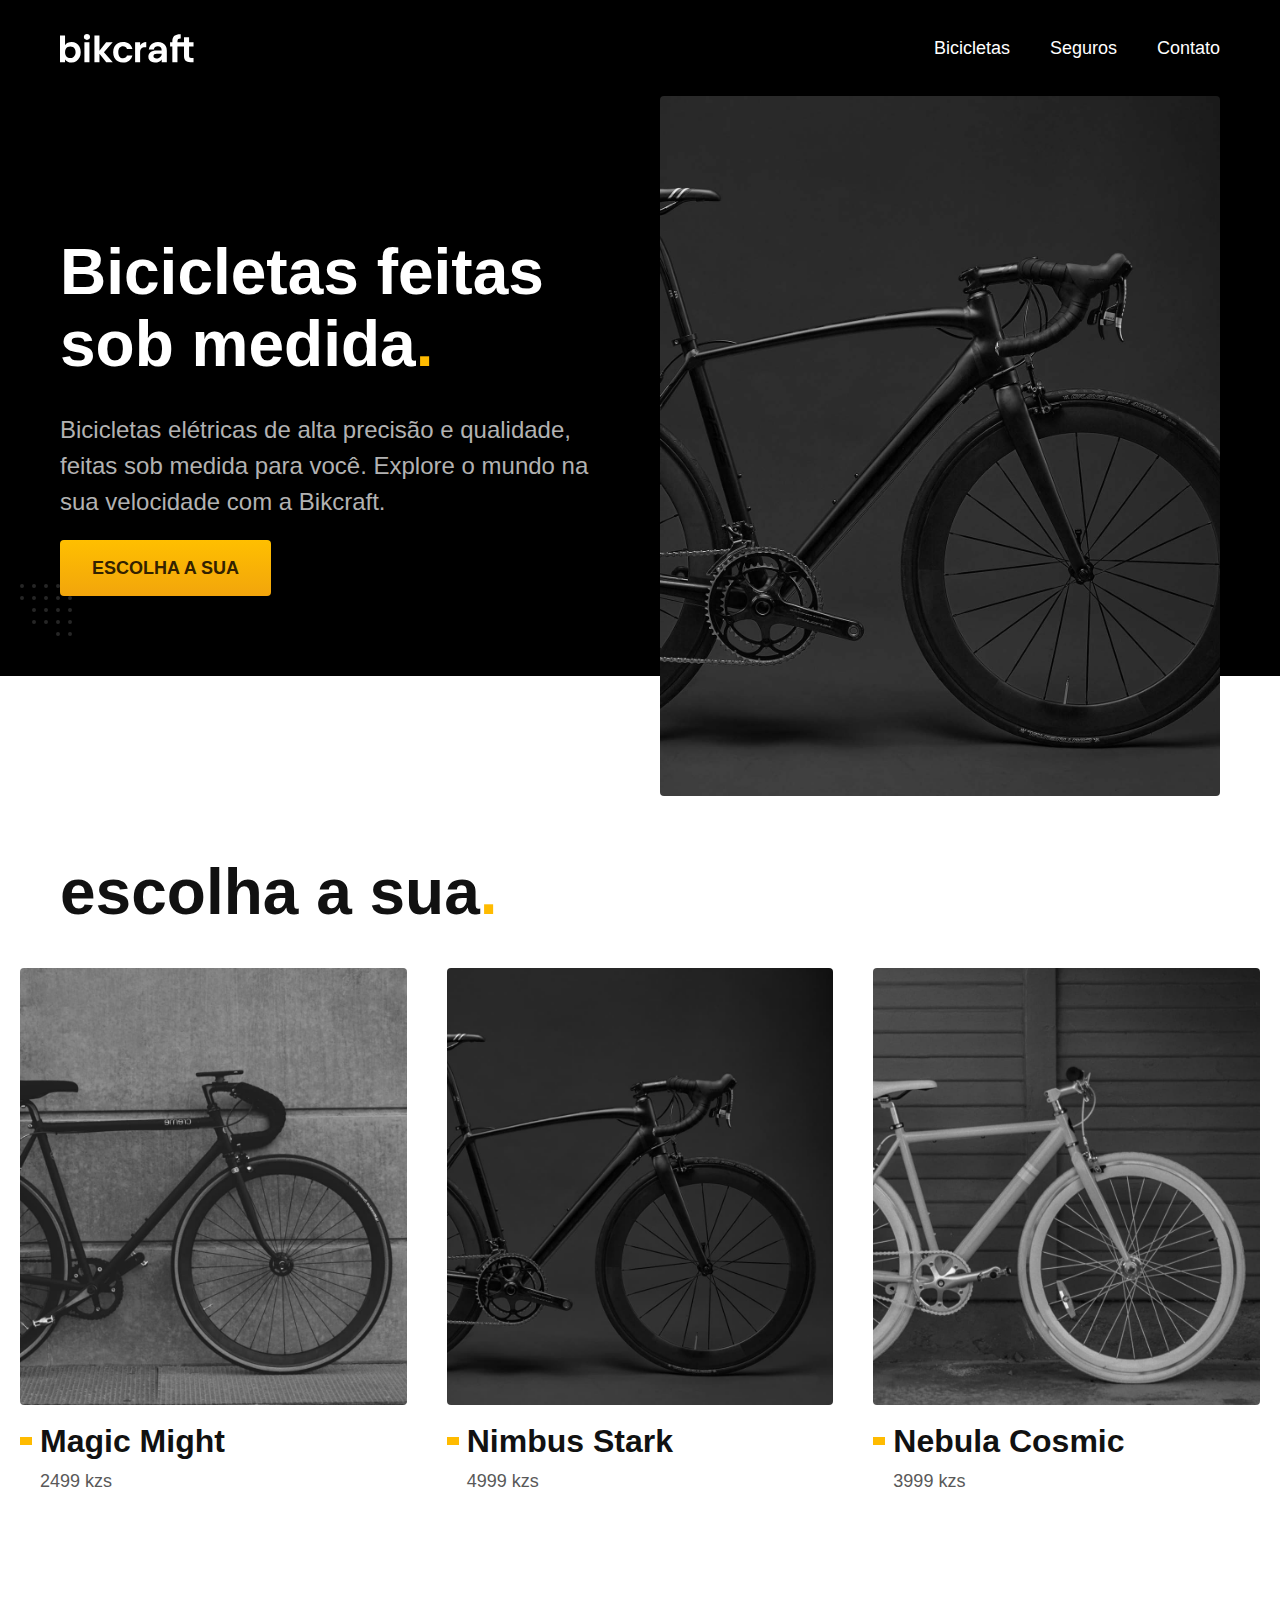
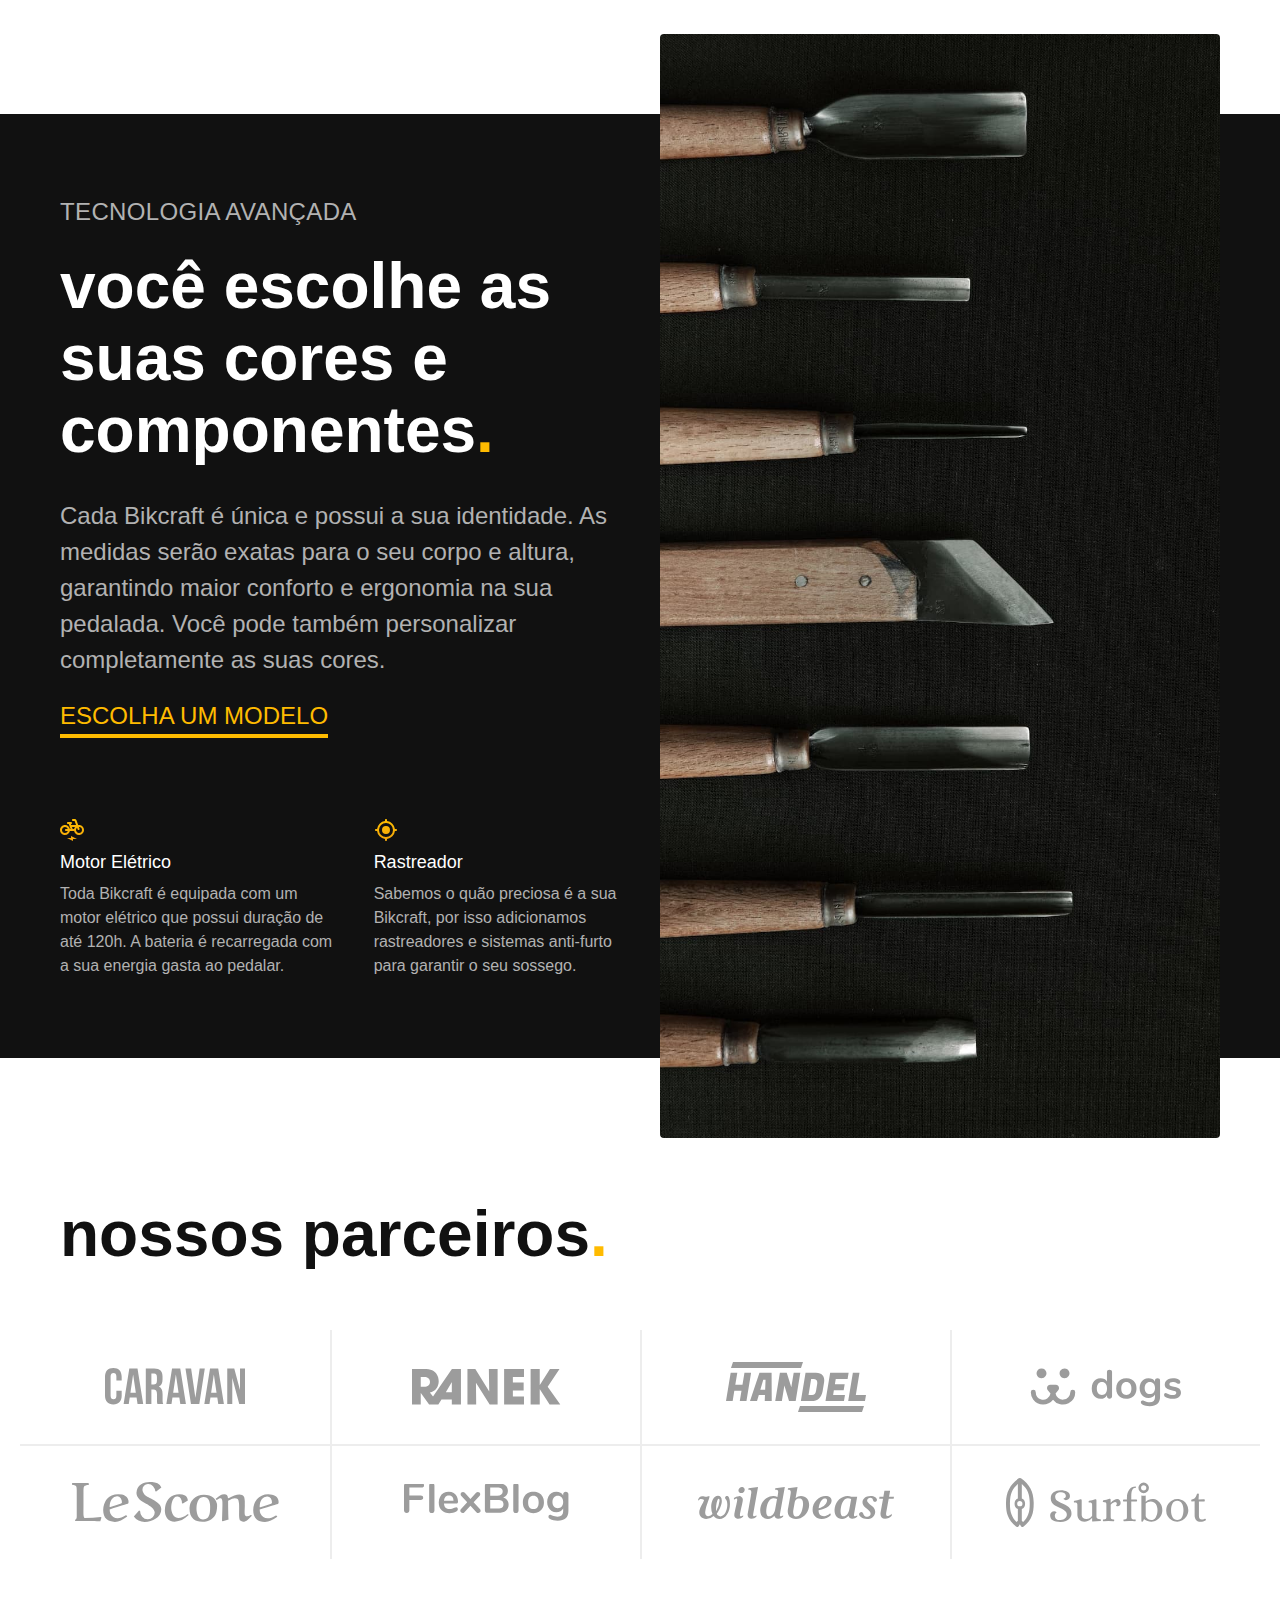
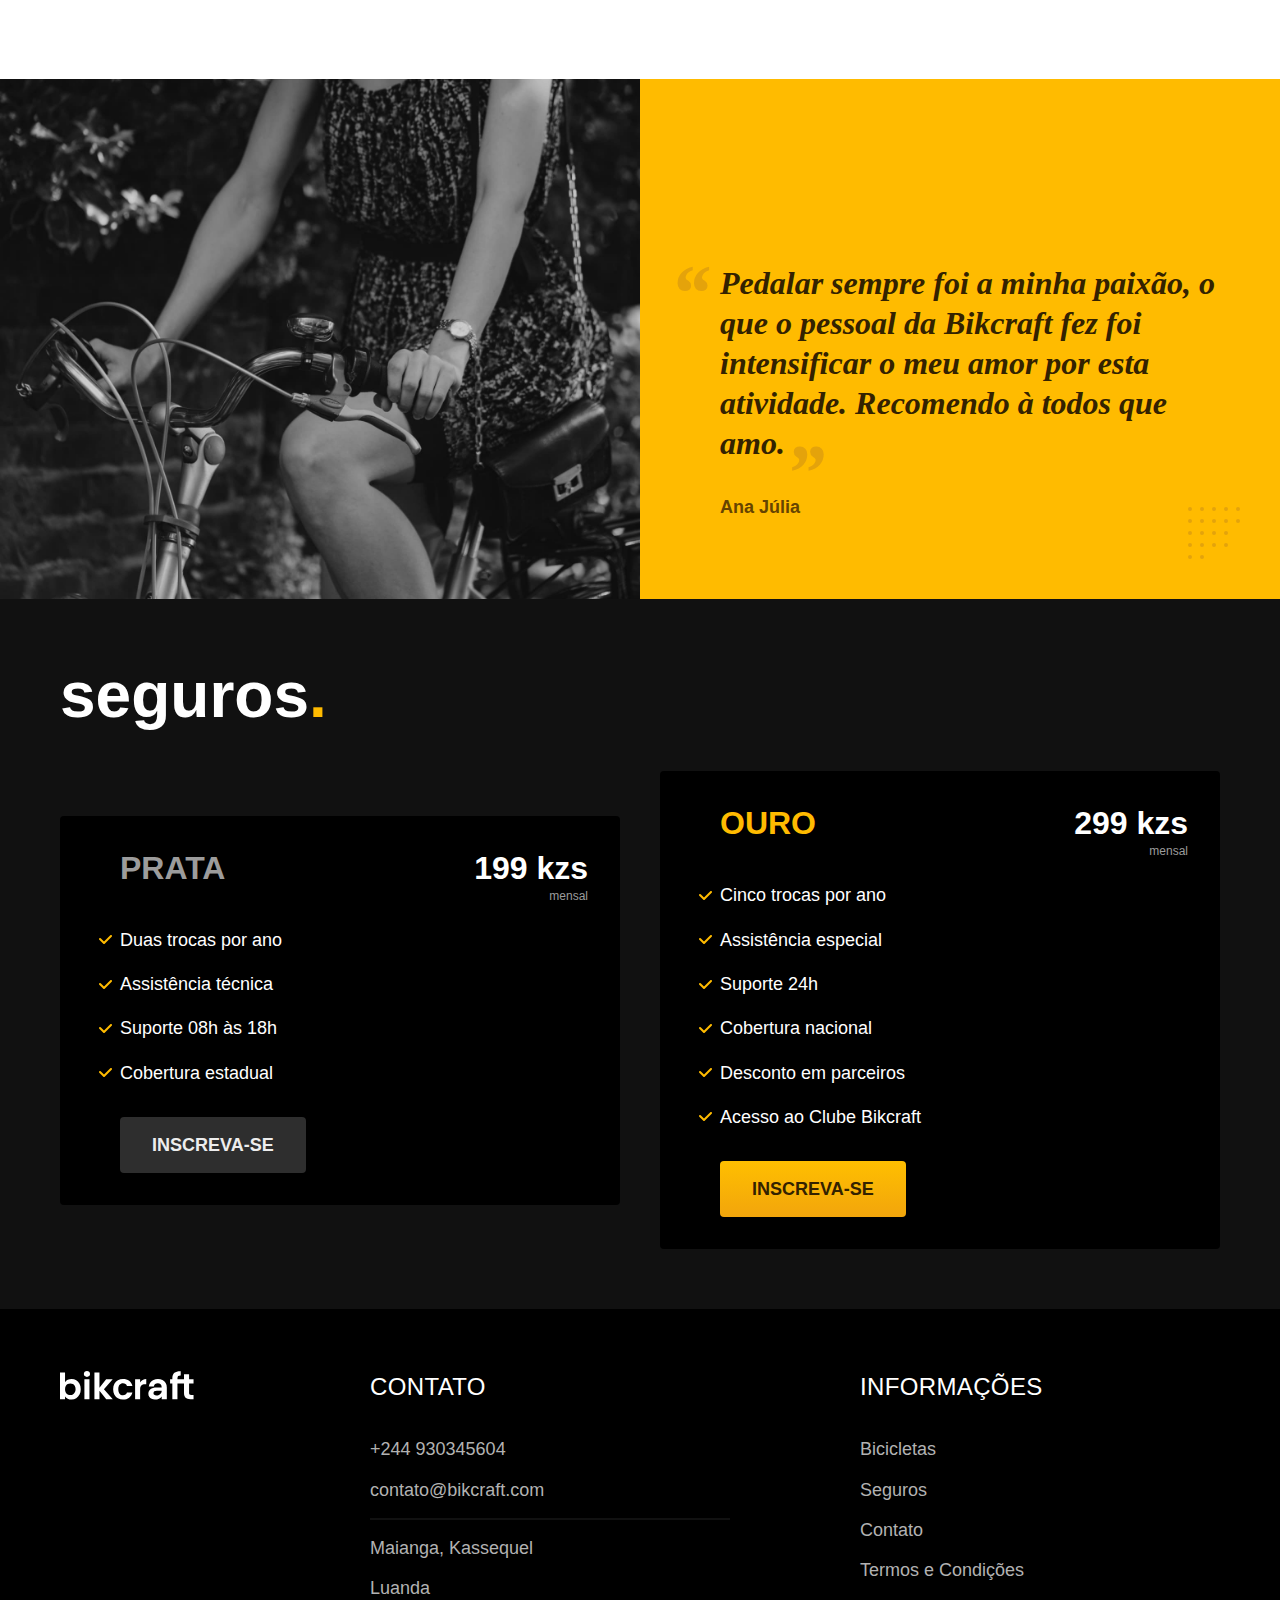
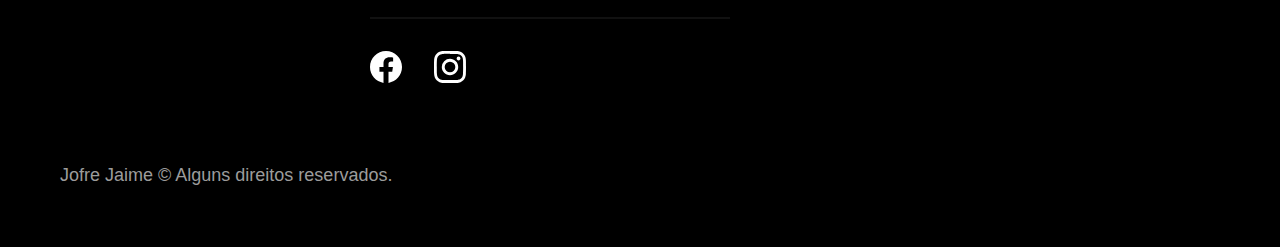
<file: index.html>
<!DOCTYPE html>
<html lang="pt-br">
  <head>
    <meta charset="UTF-8" />
    <meta name="viewport" content="width=device-width, initial-scale=1.0" />

    <title>Bikcraft - Bicicletas Elétricas</title>
    <meta
      name="description"
      content="Bicicletas elétricas de alta precisão e qualidade, feitas sob medida para o cliente. Explore o mundo na sua velocidade com a Bikcraft."
    />

    <link rel="preload" href="./css/style.css" as="style" />
    <link rel="stylesheet" href="./css/style.css" />
  </head>

  <body>
    <header class="header-bg">
      <div class="header container">
        <a href="./">
          <img
            src="./img/bikcraft.svg"
            width="136"
            height="32"
            alt="Bikcraft"
          />
        </a>

        <nav aria-label="primaria">
          <ul class="header-menu font-1-m cor-0">
            <li><a href="./bicicletas.html">Bicicletas</a></li>
            <li><a href="./seguros.html">Seguros</a></li>
            <li><a href="./contato.html">Contato</a></li>
          </ul>
        </nav>
      </div>
    </header>

    <main class="introducao-bg">
      <div class="introducao container">
        <div class="introducao-conteudo">
          <h1 class="font-1-xxl cor-0">
            Bicicletas feitas sob medida<span class="cor-p1">.</span>
          </h1>
          <p class="font-2-l cor-5">
            Bicicletas elétricas de alta precisão e qualidade, feitas sob medida
            para você. Explore o mundo na sua velocidade com a Bikcraft.
          </p>
          <a class="botao" href="./bicicletas.html">Escolha a sua</a>
        </div>
        <picture>
          <source
            media="(max-width: 800px)"
            srcset="./img/bicicletas/nimbus.jpg"
          />
          <img
            src="./img/fotos/introducao.jpg"
            width="1280"
            height="1600"
            alt="Bicicleta elétrica preta."
          />
        </picture>
      </div>
    </main>

    <article class="bicicletas-lista">
      <h2 class="container font-1-xxl">
        escolha a sua<span class="cor-p1">.</span>
      </h2>

      <ul>
        <li>
          <a href="./bicicletas/magic.html">
            <img
              src="./img/bicicletas/magic-home.jpg"
              alt="Bicicleta preta"
              width="920"
              height="1040"
            />
            <h3 class="font-1-xl">Magic Might</h3>
            <span class="font-2-m cor-8">2499 kzs</span>
          </a>
        </li>
        <li>
          <a href="./bicicletas/nimbus.html">
            <img
              src="./img/bicicletas/nimbus-home.jpg"
              alt="Bicicleta preta"
              width="920"
              height="1040"
            />
            <h3 class="font-1-xl">Nimbus Stark</h3>
            <span class="font-2-m cor-8">4999 kzs</span>
          </a>
        </li>
        <li>
          <a href="./bicicletas/nebula.html">
            <img
              src="./img/bicicletas/nebula-home.jpg"
              alt="Bicicleta preta"
              width="920"
              height="1040"
            />
            <h3 class="font-1-xl">Nebula Cosmic</h3>
            <span class="font-2-m cor-8">3999 kzs</span>
          </a>
        </li>
      </ul>
    </article>

    <article class="tecnologia-bg">
      <div class="tecnologia container">
        <div class="tecnologia-conteudo">
          <span class="font-2-l-b cor-5">Tecnologia Avançada</span>
          <h2 class="font-1-xxl cor-0">
            você escolhe as suas cores e componentes<span class="cor-p1"
              >.</span
            >
          </h2>
          <p class="font-2-l cor-5">
            Cada Bikcraft é única e possui a sua identidade. As medidas serão
            exatas para o seu corpo e altura, garantindo maior conforto e
            ergonomia na sua pedalada. Você pode também personalizar
            completamente as suas cores.
          </p>
          <a class="link" href="./bicicletas.html">Escolha um modelo</a>
          <div class="tecnologia-vantagens">
            <div>
              <img
                src="./img/icones/eletrica.svg"
                width="24"
                height="24"
                alt=""
              />
              <h3 class="font-1-m cor-0">Motor Elétrico</h3>
              <p class="font-2-s cor-5">
                Toda Bikcraft é equipada com um motor elétrico que possui
                duração de até 120h. A bateria é recarregada com a sua energia
                gasta ao pedalar.
              </p>
            </div>
            <div>
              <img
                src="./img/icones/rastreador.svg"
                width="24"
                height="24"
                alt=""
              />
              <h3 class="font-1-m cor-0">Rastreador</h3>
              <p class="font-2-s cor-5">
                Sabemos o quão preciosa é a sua Bikcraft, por isso adicionamos
                rastreadores e sistemas anti-furto para garantir o seu sossego.
              </p>
            </div>
          </div>
        </div>
        <div class="tecnologia-imagem">
          <img
            src="./img/fotos/tecnologia.jpg"
            width="1200"
            height="1920"
            alt=""
          />
        </div>
      </div>
    </article>

    <section class="parceiros" aria-label="Nossos Parceiros">
      <h2 class="container font-1-xxl">
        nossos parceiros<span class="cor-p1">.</span>
      </h2>

      <ul>
        <li>
          <img
            src="./img/parceiros/caravan.svg"
            alt="Caravan"
            width="140"
            height="38"
          />
        </li>
        <li>
          <img
            src="./img/parceiros/ranek.svg"
            alt="Ranek"
            width="149"
            height="36"
          />
        </li>
        <li>
          <img
            src="./img/parceiros/handel.svg"
            alt="Handel"
            width="140"
            height="50"
          />
        </li>
        <li>
          <img
            src="./img/parceiros/dogs.svg"
            alt="Dogs"
            width="152"
            height="39"
          />
        </li>
        <li>
          <img
            src="./img/parceiros/lescone.svg"
            alt="LeScone"
            width="208"
            height="41"
          />
        </li>
        <li>
          <img
            src="./img/parceiros/flexblog.svg"
            alt="FlexBlog"
            width="165"
            height="38"
          />
        </li>
        <li>
          <img
            src="./img/parceiros/wildbeast.svg"
            alt="Wildbeast"
            width="196"
            height="34"
          />
        </li>
        <li>
          <img
            src="./img/parceiros/surfbot.svg"
            alt="Surfbot"
            width="200"
            height="49"
          />
        </li>
      </ul>
    </section>

    <section class="depoimento" aria-label="Depoimento">
      <div>
        <img
          src="./img/fotos/depoimento.jpg"
          width="1560"
          height="1360"
          alt="Pessoa pedalando uma bicicleta Bikcraft"
        />
      </div>
      <div class="depoimento-conteudo">
        <blockquote class="font-1-xl cor-p5">
          <p>
            Pedalar sempre foi a minha paixão, o que o pessoal da Bikcraft fez
            foi intensificar o meu amor por esta atividade. Recomendo à todos
            que amo.
          </p>
        </blockquote>
        <span class="font-1-m-b cor-p4">Ana Júlia</span>
      </div>
    </section>

    <article class="seguros-bg">
      <div class="seguros container">
        <h2 class="font-1-xxl cor-0">seguros<span class="cor-p1">.</span></h2>
        <div class="seguros-item">
          <h3 class="font-1-xl cor-6">PRATA</h3>
          <span class="font-1-xl cor-0"
            >199 kzs<span class="font-1-xs cor-6">mensal</span></span
          >
          <ul class="font-2-m cor-0">
            <li>Duas trocas por ano</li>
            <li>Assistência técnica</li>
            <li>Suporte 08h às 18h</li>
            <li>Cobertura estadual</li>
          </ul>
          <a class="botao secundario" href="./orcamento.html">Inscreva-se</a>
        </div>

        <div class="seguros-item">
          <h3 class="font-1-xl cor-p1">OURO</h3>
          <span class="font-1-xl cor-0"
            >299 kzs<span class="font-1-xs cor-6">mensal</span></span
          >
          <ul class="font-2-m cor-0">
            <li>Cinco trocas por ano</li>
            <li>Assistência especial</li>
            <li>Suporte 24h</li>
            <li>Cobertura nacional</li>
            <li>Desconto em parceiros</li>
            <li>Acesso ao Clube Bikcraft</li>
          </ul>
          <a class="botao" href="./orcamento.html">Inscreva-se</a>
        </div>
      </div>
    </article>

    <footer class="footer-bg">
      <div class="footer container">
        <img src="./img/bikcraft.svg" width="136" height="32" alt="Bikcraft" />
        <div class="footer-contato">
          <h3 class="font-2-l-b cor-0">Contato</h3>
          <ul class="font-2-m cor-5">
            <li><a href="tel:+244930345604">+244 930345604</a></li>
            <li>
              <a href="mailto:jofredenovais@gmail.com">contato@bikcraft.com</a>
            </li>
            <li>Maianga, Kassequel</li>
            <li>Luanda</li>
          </ul>
          <div class="footer-redes">
            <a href="https://fb.me/jofredenovais">
              <img
                src="./img/redes/facebook.svg"
                width="32"
                height="32"
                alt="Facebook"
              />
            </a>
            <a href="https://instagram.com/jofredenovais">
              <img
                src="./img/redes/instagram.svg"
                width="32"
                height="32"
                alt="Youtube"
              />
            </a>
          </div>
        </div>
        <div class="footer-informacoes">
          <h3 class="font-2-l-b cor-0">Informações</h3>
          <nav>
            <ul class="font-1-m cor-5">
              <li><a href="./bicicletas.html">Bicicletas</a></li>
              <li><a href="./seguros.html">Seguros</a></li>
              <li><a href="./contato.html">Contato</a></li>
              <li><a href="./termos.html">Termos e Condições</a></li>
            </ul>
          </nav>
        </div>
        <p class="footer-copy font-2-m cor-6">
          Jofre Jaime © Alguns direitos reservados.
        </p>
      </div>
    </footer>
  </body>
</html>
</file>
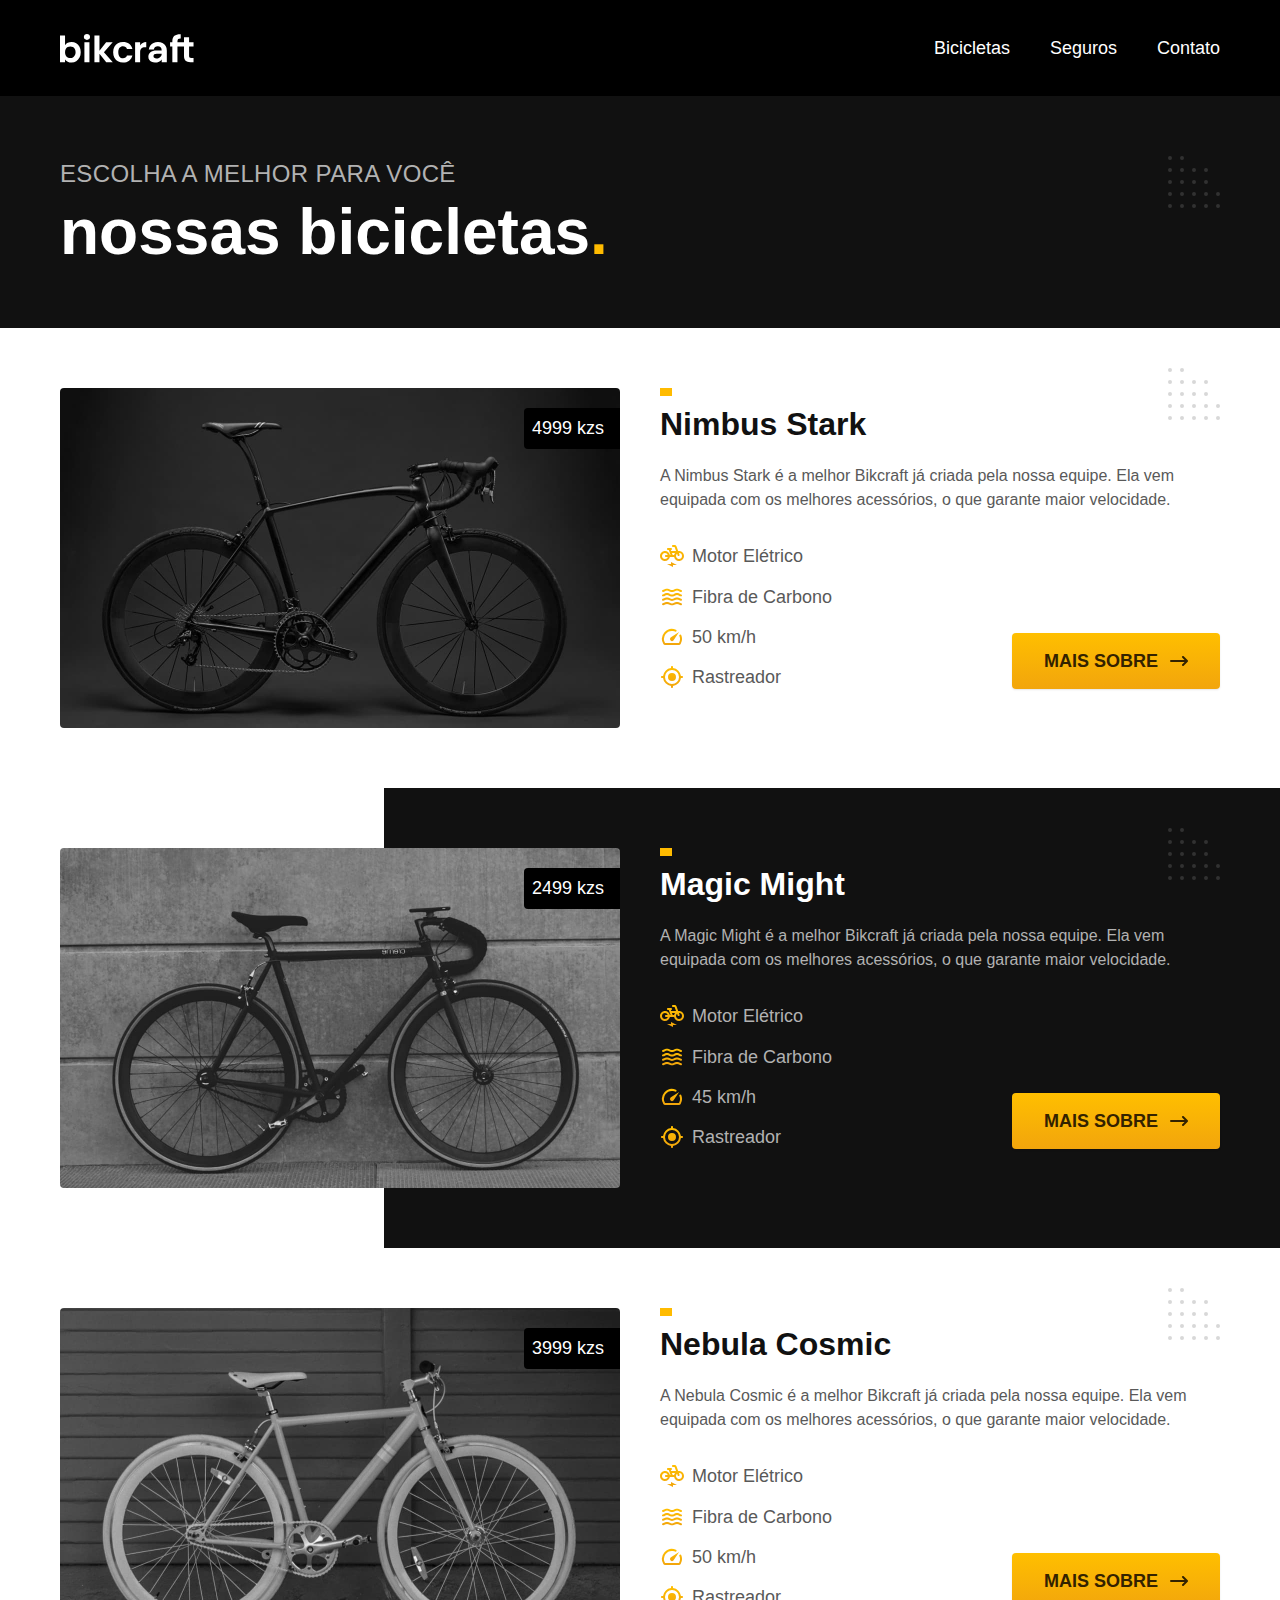
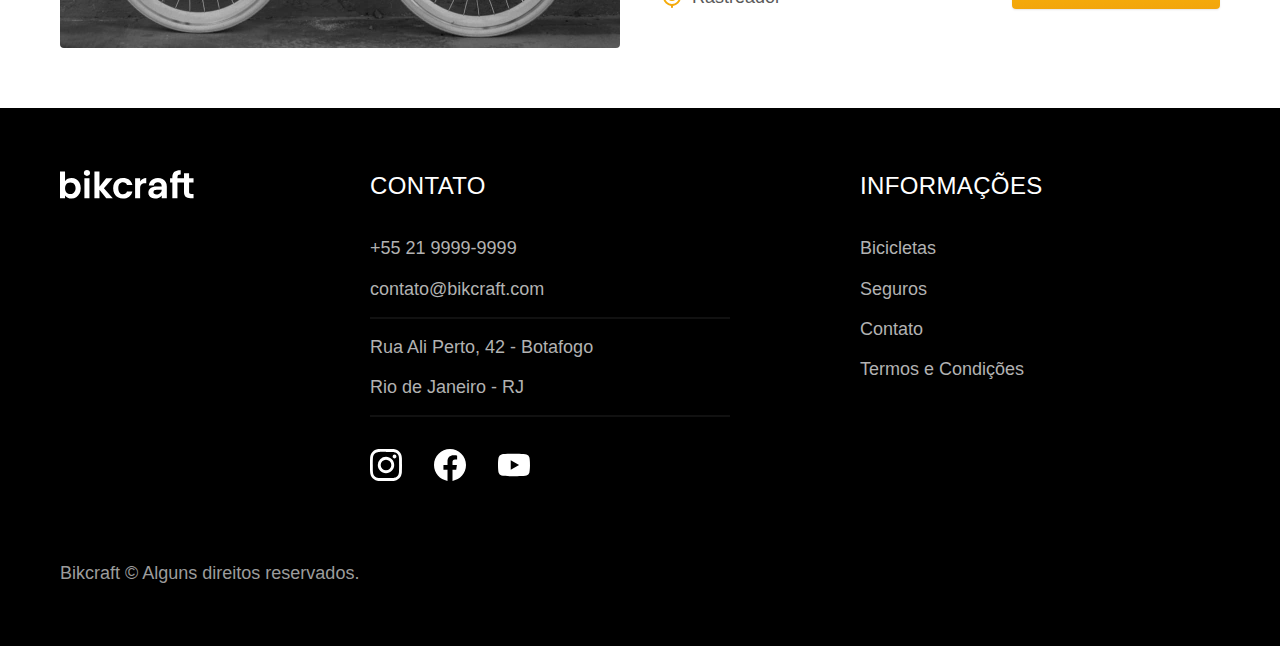
<file: bicicletas.html>
<!DOCTYPE html>
<html lang="pt-br">
  <head>
    <meta charset="UTF-8" />
    <meta name="viewport" content="width=device-width, initial-scale=1.0" />

    <title>Bicicletas | Bikcraft</title>
    <meta name="description" content="Bicicletas" />

    <link rel="preload" href="./css/style.css" as="style" />
    <link rel="stylesheet" href="./css/style.css" />
  </head>

  <body id="bicicletas">
    <header class="header-bg">
      <div class="header container">
        <a href="./">
          <img src="./img/bikcraft.svg" alt="Bikcraft" />
        </a>

        <nav aria-label="primaria">
          <ul class="header-menu font-1-m cor-0">
            <li><a href="./bicicletas.html">Bicicletas</a></li>
            <li><a href="./seguros.html">Seguros</a></li>
            <li><a href="./contato.html">Contato</a></li>
          </ul>
        </nav>
      </div>
    </header>

    <main>
      <div class="titulo-bg">
        <div class="titulo container">
          <p class="font-2-l-b cor-5">Escolha a melhor para você</p>
          <h1 class="font-1-xxl cor-0">
            nossas bicicletas<span class="cor-p1">.</span>
          </h1>
        </div>
      </div>

      <div class="bicicletas container">
        <div class="bicicletas-imagem">
          <img src="./img/bicicletas/nimbus.jpg" alt="Bicicleta preta" />
          <span class="font-2-m cor-0">4999 kzs</span>
        </div>
        <div class="bicicletas-conteudo">
          <h2 class="font-1-xl">Nimbus Stark</h2>
          <p class="font-2-s cor-8">
            A Nimbus Stark é a melhor Bikcraft já criada pela nossa equipe. Ela
            vem equipada com os melhores acessórios, o que garante maior
            velocidade.
          </p>
          <ul class="font-1-m cor-8">
            <li>
              <img src="./img/icones/eletrica.svg" alt="" />
              Motor Elétrico
            </li>
            <li>
              <img src="./img/icones/carbono.svg" alt="" />
              Fibra de Carbono
            </li>
            <li>
              <img src="./img/icones/velocidade.svg" alt="" />
              50 km/h
            </li>
            <li>
              <img src="./img/icones/rastreador.svg" alt="" />
              Rastreador
            </li>
          </ul>
          <a class="botao seta" href="./bicicletas/nimbus.html">Mais Sobre</a>
        </div>
      </div>

      <div class="bicicletas-bg">
        <div class="bicicletas container">
          <div class="bicicletas-imagem">
            <img src="./img/bicicletas/magic.jpg" alt="Bicicleta preta" />
            <span class="font-2-m cor-0">2499 kzs</span>
          </div>
          <div class="bicicletas-conteudo">
            <h2 class="font-1-xl cor-0">Magic Might</h2>
            <p class="font-2-s cor-5">
              A Magic Might é a melhor Bikcraft já criada pela nossa equipe. Ela
              vem equipada com os melhores acessórios, o que garante maior
              velocidade.
            </p>
            <ul class="font-1-m cor-5">
              <li>
                <img src="./img/icones/eletrica.svg" alt="" />
                Motor Elétrico
              </li>
              <li>
                <img src="./img/icones/carbono.svg" alt="" />
                Fibra de Carbono
              </li>
              <li>
                <img src="./img/icones/velocidade.svg" alt="" />
                45 km/h
              </li>
              <li>
                <img src="./img/icones/rastreador.svg" alt="" />
                Rastreador
              </li>
            </ul>
            <a class="botao seta" href="./bicicletas/magic.html">Mais Sobre</a>
          </div>
        </div>
      </div>

      <div class="bicicletas container">
        <div class="bicicletas-imagem">
          <img src="./img/bicicletas/nebula.jpg" alt="Bicicleta preta" />
          <span class="font-2-m cor-0">3999 kzs</span>
        </div>
        <div class="bicicletas-conteudo">
          <h2 class="font-1-xl">Nebula Cosmic</h2>
          <p class="font-2-s cor-8">
            A Nebula Cosmic é a melhor Bikcraft já criada pela nossa equipe. Ela
            vem equipada com os melhores acessórios, o que garante maior
            velocidade.
          </p>
          <ul class="font-1-m cor-8">
            <li>
              <img src="./img/icones/eletrica.svg" alt="" />
              Motor Elétrico
            </li>
            <li>
              <img src="./img/icones/carbono.svg" alt="" />
              Fibra de Carbono
            </li>
            <li>
              <img src="./img/icones/velocidade.svg" alt="" />
              50 km/h
            </li>
            <li>
              <img src="./img/icones/rastreador.svg" alt="" />
              Rastreador
            </li>
          </ul>
          <a class="botao seta" href="./bicicletas/nebula.html">Mais Sobre</a>
        </div>
      </div>
    </main>

    <footer class="footer-bg">
      <div class="footer container">
        <img src="./img/bikcraft.svg" alt="Bikcraft" />
        <div class="footer-contato">
          <h3 class="font-2-l-b cor-0">Contato</h3>
          <ul class="font-2-m cor-5">
            <li><a href="tel:+552199999999">+55 21 9999-9999</a></li>
            <li>
              <a href="mailto:contato@bikcraft.com">contato@bikcraft.com</a>
            </li>
            <li>Rua Ali Perto, 42 - Botafogo</li>
            <li>Rio de Janeiro - RJ</li>
          </ul>
          <div class="footer-redes">
            <a href="./">
              <img src="./img/redes/instagram.svg" alt="Instagram" />
            </a>
            <a href="./">
              <img src="./img/redes/facebook.svg" alt="Facebook" />
            </a>
            <a href="./">
              <img src="./img/redes/youtube.svg" alt="Youtube" />
            </a>
          </div>
        </div>
        <div class="footer-informacoes">
          <h3 class="font-2-l-b cor-0">Informações</h3>
          <nav>
            <ul class="font-1-m cor-5">
              <li><a href="./bicicletas.html">Bicicletas</a></li>
              <li><a href="./seguros.html">Seguros</a></li>
              <li><a href="./contato.html">Contato</a></li>
              <li><a href="./termos.html">Termos e Condições</a></li>
            </ul>
          </nav>
        </div>
        <p class="footer-copy font-2-m cor-6">
          Bikcraft © Alguns direitos reservados.
        </p>
      </div>
    </footer>
  </body>
</html>
</file>
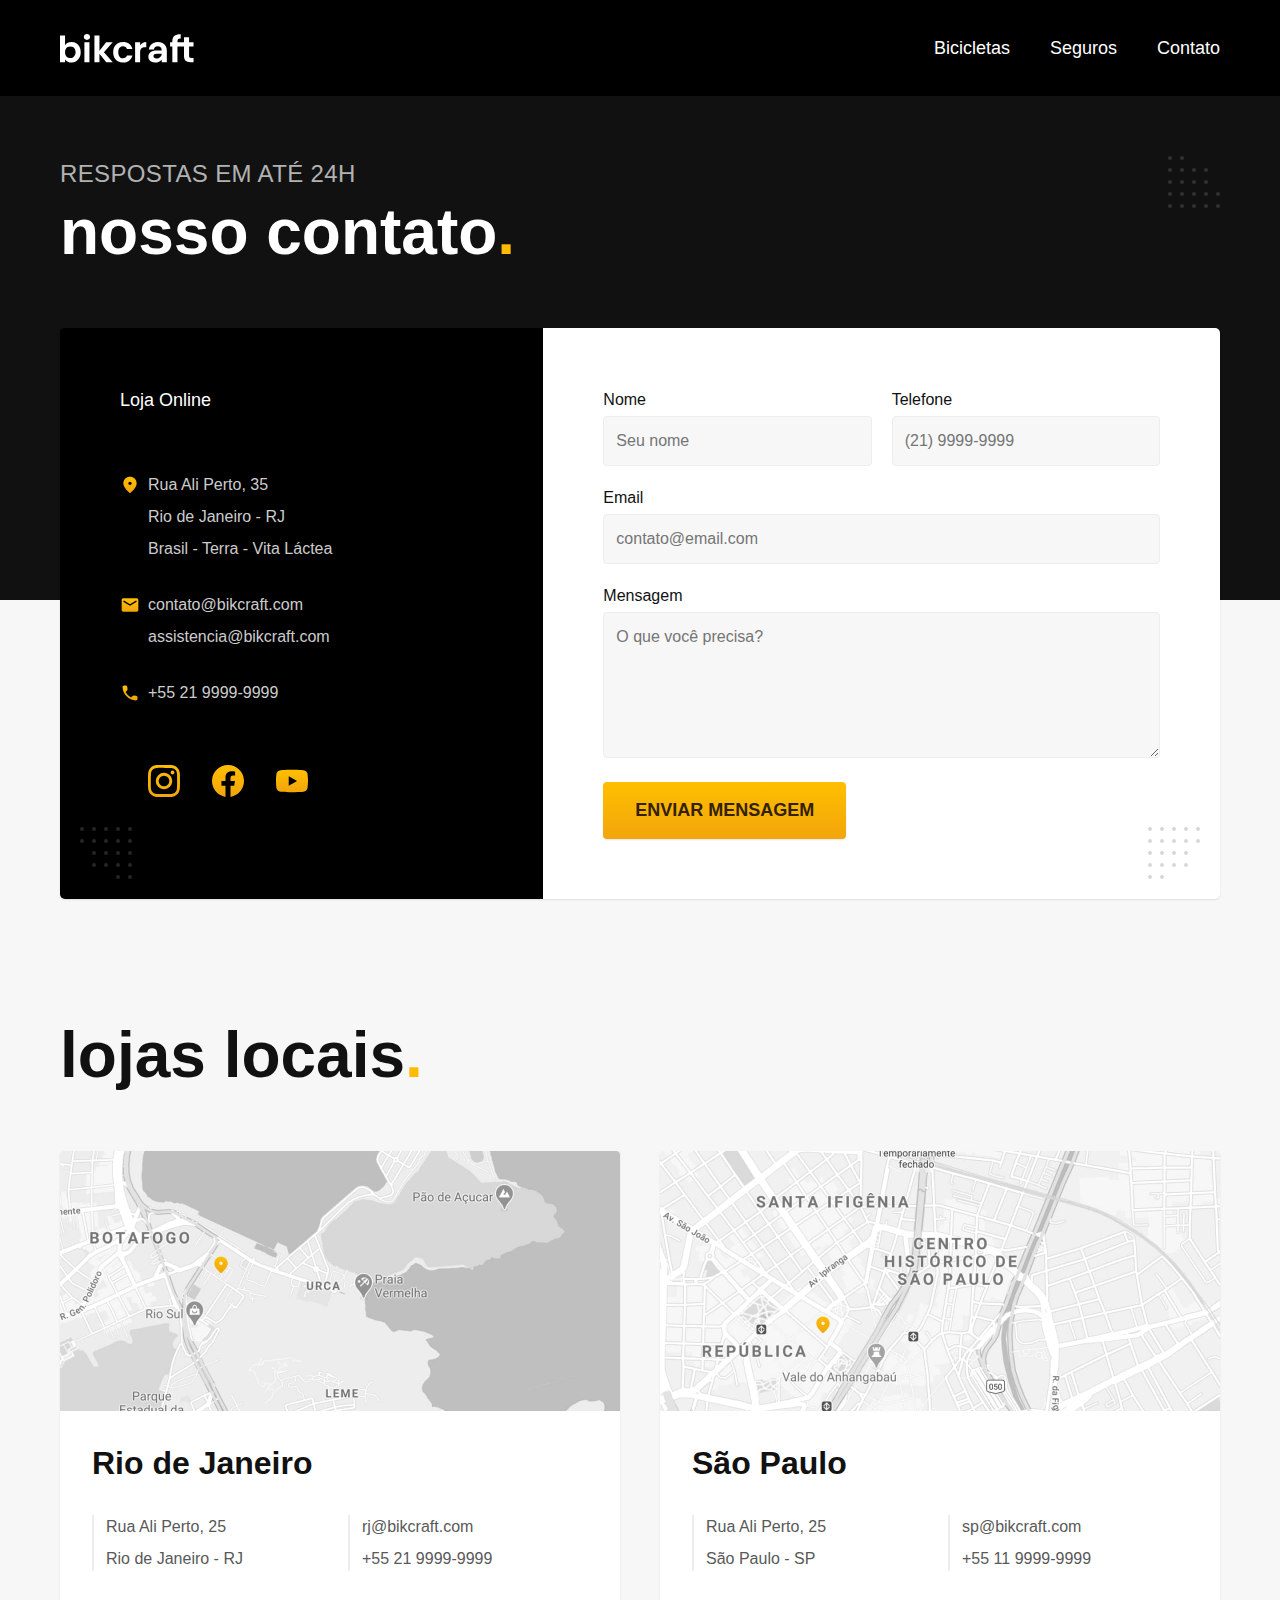
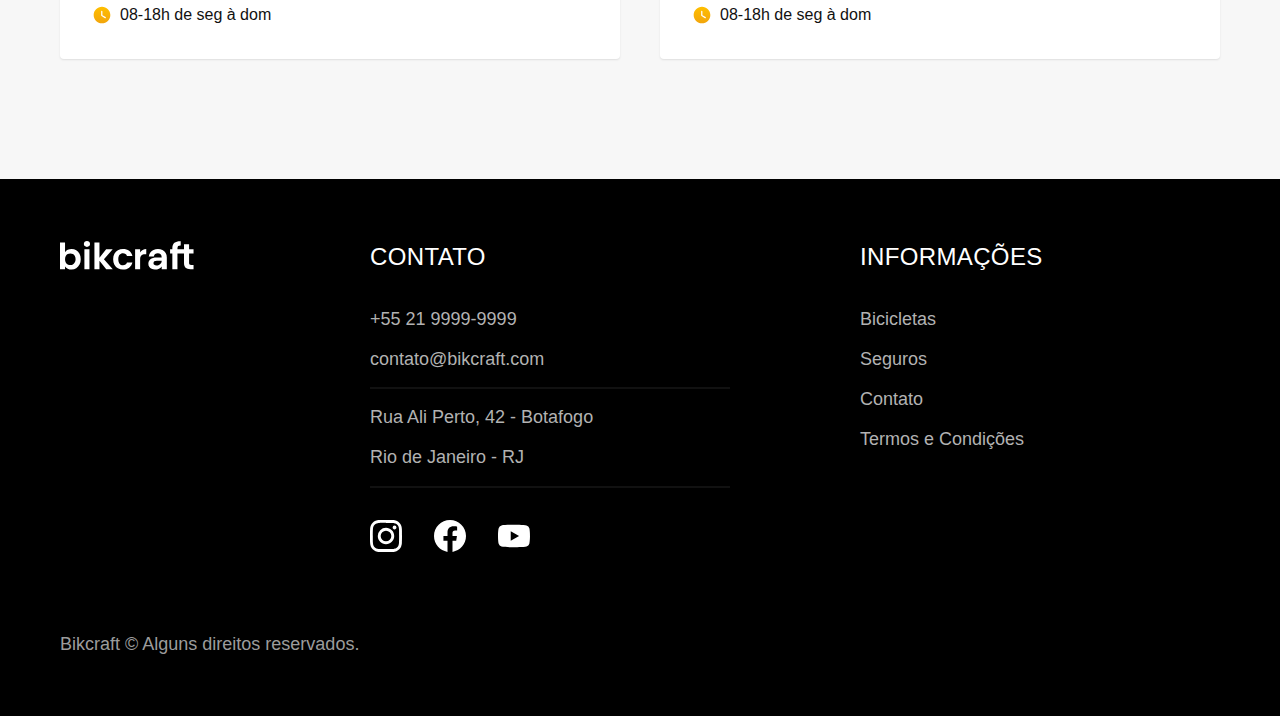
<file: contato.html>
<!DOCTYPE html>
<html lang="pt-br">

<head>
  <meta charset="UTF-8">
  <meta name="viewport" content="width=device-width, initial-scale=1.0">

  <title>Contato | Bikcraft</title>
  <meta name="description" content="Contato.">

  <link rel="preload" href="./css/style.css" as="style">
  <link rel="stylesheet" href="./css/style.css">
</head>

<body id="contato">
  <header class="header-bg">
    <div class="header container">
      <a href="./">
        <img src="./img/bikcraft.svg" alt="Bikcraft">
      </a>

      <nav aria-label="primaria">
        <ul class="header-menu font-1-m cor-0">
          <li><a href="./bicicletas.html">Bicicletas</a></li>
          <li><a href="./seguros.html">Seguros</a></li>
          <li><a href="./contato.html">Contato</a></li>
        </ul>
      </nav>
    </div>
  </header>

  <main>
    <div class="titulo-bg">
      <div class="titulo container">
        <p class="font-2-l-b cor-5">Respostas em até 24h</p>
        <h1 class="font-1-xxl cor-0">nosso contato<span class="cor-p1">.</span></h1>
      </div>
    </div>

    <div class="contato container">
      <section class="contato-dados" aria-label="Endereço">
        <h2 class="font-1-m cor-0">Loja Online</h2>
        <div class="contato-endereco font-2-s cor-4">
          <p>Rua Ali Perto, 35</p>
          <p>Rio de Janeiro - RJ</p>
          <p>Brasil - Terra - Vita Láctea</p>
        </div>
        <address class="contato-meios font-2-s cor-4">
          <a href="mailto:contato@bikcraft.com">contato@bikcraft.com</a>
          <a href="mailto:assistencia@bikcraft.com">assistencia@bikcraft.com</a>
          <a href="tel:+552199999999">+55 21 9999-9999</a>
        </address>
        <div class="contato-redes">
          <a href="./">
            <img src="./img/redes/instagram-p.svg" alt="Instagram">
          </a>
          <a href="./">
            <img src="./img/redes/facebook-p.svg" alt="Facebook">
          </a>
          <a href="./">
            <img src="./img/redes/youtube-p.svg" alt="Youtube">
          </a>
        </div>
      </section>
      <section class="contato-formulario" aria-label="Formulário">
        <form class="form" action="./contato.html">
          <div>
            <label for="nome">Nome</label>
            <input type="text" id="nome" name="nome" placeholder="Seu nome">
          </div>
          <div>
            <label for="telefone">Telefone</label>
            <input type="text" id="telefone" name="telefone" placeholder="(21) 9999-9999">
          </div>
          <div class="col-2">
            <label for="email">Email</label>
            <input type="email" id="email" name="email" placeholder="contato@email.com">
          </div>
          <div class="col-2">
            <label for="mensagem">Mensagem</label>
            <textarea rows="5" id="mensagem" name="mensagem" placeholder="O que você precisa?"></textarea>
          </div>
          <button class="botao col-2">Enviar Mensagem</button>
        </form>
      </section>
    </div>
  </main>

  <article class="lojas container">
    <h2 class="font-1-xxl">lojas locais<span class="cor-p1">.</span></h2>
    <div class="lojas-item">
      <img src="./img/lojas/rj.jpg" alt="mapa marcando o endereço em Rua Ali Perto, 25 - Rio de Janeiro - RJ">
      <div class="lojas-conteudo">
        <h3 class="font-1-xl">Rio de Janeiro</h3>
        <div class="lojas-dados font-2-s cor-8">
          <p>Rua Ali Perto, 25</p>
          <p>Rio de Janeiro - RJ</p>
        </div>
        <div class="lojas-dados font-2-s cor-8">
          <a href="mailto:rj@bikcraft.com">rj@bikcraft.com</a>
          <a href="tel:+552199999999">+55 21 9999-9999</a>
        </div>
        <p class="lojas-tempo font-1-s"><img src="./img/icones/horario.svg" alt="">08-18h de seg à dom</p>
      </div>
    </div>

    <div class="lojas-item">
      <img src="./img/lojas/sp.jpg" alt="mapa marcando o endereço em Rua Ali Perto, 25 - São Paulo - SP">
      <div class="lojas-conteudo">
        <h3 class="font-1-xl">São Paulo</h3>
        <div class="lojas-dados font-2-s cor-8">
          <p>Rua Ali Perto, 25</p>
          <p>São Paulo - SP</p>
        </div>
        <div class="lojas-dados font-2-s cor-8">
          <a href="mailto:sp@bikcraft.com">sp@bikcraft.com</a>
          <a href="tel:+551199999999">+55 11 9999-9999</a>
        </div>
        <p class="lojas-tempo font-1-s"><img src="./img/icones/horario.svg" alt="">08-18h de seg à dom</p>
      </div>
    </div>
  </article>

  <footer class="footer-bg">
    <div class="footer container">
      <img src="./img/bikcraft.svg" alt="Bikcraft">
      <div class="footer-contato">
        <h3 class="font-2-l-b cor-0">Contato</h3>
        <ul class="font-2-m cor-5">
          <li><a href="tel:+552199999999">+55 21 9999-9999</a></li>
          <li><a href="mailto:contato@bikcraft.com">contato@bikcraft.com</a></li>
          <li>Rua Ali Perto, 42 - Botafogo</li>
          <li>Rio de Janeiro - RJ</li>
        </ul>
        <div class="footer-redes">
          <a href="./">
            <img src="./img/redes/instagram.svg" alt="Instagram">
          </a>
          <a href="./">
            <img src="./img/redes/facebook.svg" alt="Facebook">
          </a>
          <a href="./">
            <img src="./img/redes/youtube.svg" alt="Youtube">
          </a>
        </div>
      </div>
      <div class="footer-informacoes">
        <h3 class="font-2-l-b cor-0">Informações</h3>
        <nav>
          <ul class="font-1-m cor-5">
            <li><a href="./bicicletas.html">Bicicletas</a></li>
            <li><a href="./seguros.html">Seguros</a></li>
            <li><a href="./contato.html">Contato</a></li>
            <li><a href="./termos.html">Termos e Condições</a></li>
          </ul>
        </nav>
      </div>
      <p class="footer-copy font-2-m cor-6">Bikcraft © Alguns direitos reservados.</p>
    </div>
  </footer>
</body>

</html>
</file>
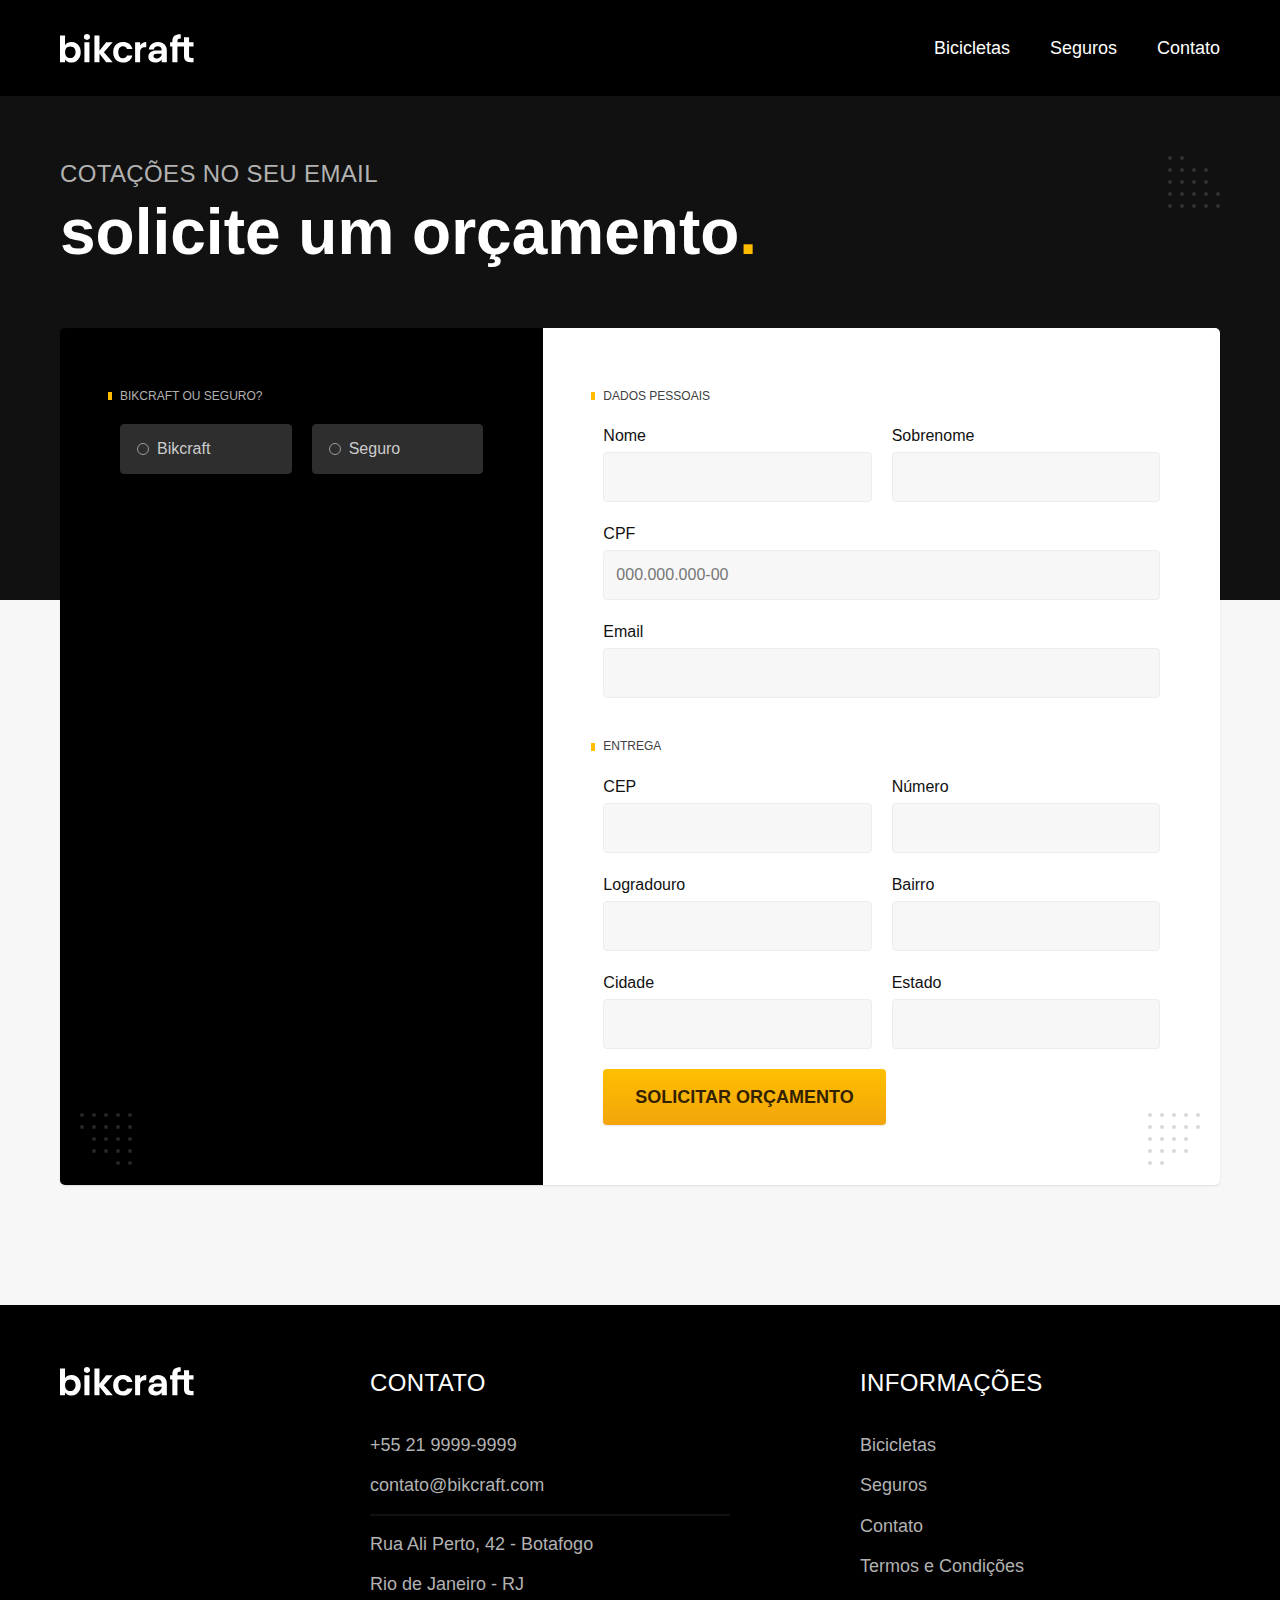
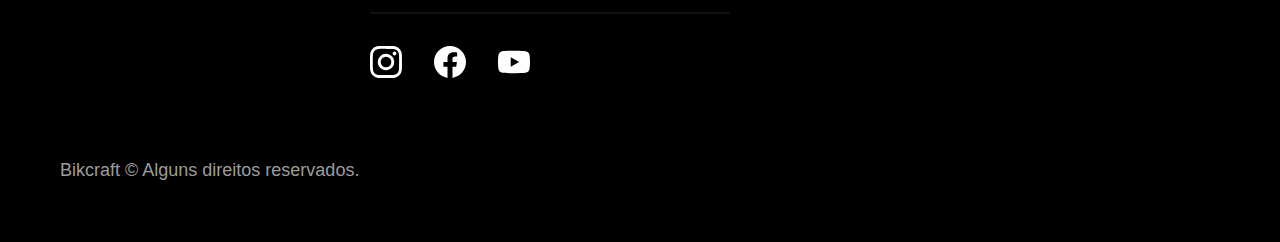
<file: orcamento.html>
<!DOCTYPE html>
<html lang="pt-br">

<head>
  <meta charset="UTF-8">
  <meta name="viewport" content="width=device-width, initial-scale=1.0">

  <title>Orçamento | Bikcraft</title>
  <meta name="description" content="Orçamento.">

  <link rel="preload" href="./css/style.css" as="style">
  <link rel="stylesheet" href="./css/style.css">
</head>

<body id="orcamento">
  <header class="header-bg">
    <div class="header container">
      <a href="./">
        <img src="./img/bikcraft.svg" alt="Bikcraft">
      </a>

      <nav aria-label="primaria">
        <ul class="header-menu font-1-m cor-0">
          <li><a href="./bicicletas.html">Bicicletas</a></li>
          <li><a href="./seguros.html">Seguros</a></li>
          <li><a href="./contato.html">Contato</a></li>
        </ul>
      </nav>
    </div>
  </header>

  <main>
    <div class="titulo-bg">
      <div class="titulo container">
        <p class="font-2-l-b cor-5">Cotações no seu email</p>
        <h1 class="font-1-xxl cor-0">solicite um orçamento<span class="cor-p1">.</span></h1>
      </div>
    </div>

    <form class="orcamento container" action="./orcamento.html">
      <div class="orcamento-produto">
        <h2 class="font-1-xs cor-5">Bikcraft ou Seguro?</h2>

        <input type="radio" name="tipo" value="bikcraft" id="bikcraft">
        <label for="bikcraft">Bikcraft</label>

        <input type="radio" name="tipo" value="seguro" id="seguro">
        <label for="seguro">Seguro</label>

        <div class="orcamento-conteudo" id="orcamento-bikcraft">
          <h2 class="font-1-xs cor-5">Escolha a sua</h2>

          <input type="radio" name="produto" value="nimbus" id="nimbus">
          <label for="nimbus">Nimbus Stark <span>4999 kzs</span></label>
          <div class="orcamento-detalhes">
            <ul class="font-1-xs cor-8">
              <li><img src="./img/icones/eletrica.svg" alt=""> Motor Elétrico</li>
              <li><img src="./img/icones/carbono.svg" alt=""> Fibra de Carbono</li>
              <li><img src="./img/icones/velocidade.svg" alt=""> 50 km/h</li>
              <li><img src="./img/icones/rastreador.svg" alt=""> Rastreador</li>
            </ul>
            <img src="./img/bicicletas/nimbus.jpg" alt="Bicicleta preta">
          </div>

          <input type="radio" name="produto" value="magic" id="magic">
          <label for="magic">Magic Might <span>2499 kzs</span></label>
          <div class="orcamento-detalhes">
            <ul class="font-1-xs cor-8">
              <li><img src="./img/icones/eletrica.svg" alt=""> Motor Elétrico</li>
              <li><img src="./img/icones/carbono.svg" alt=""> Fibra de Carbono</li>
              <li><img src="./img/icones/velocidade.svg" alt=""> 45 km/h</li>
              <li><img src="./img/icones/rastreador.svg" alt=""> Rastreador</li>
            </ul>
            <img src="./img/bicicletas/magic.jpg" alt="Bicicleta preta">
          </div>

          <input type="radio" name="produto" value="nebula" id="nebula">
          <label for="nebula">Nebula Cosmic <span>3999 kzs</span></label>
          <div class="orcamento-detalhes">
            <ul class="font-1-xs cor-8">
              <li><img src="./img/icones/eletrica.svg" alt=""> Motor Elétrico</li>
              <li><img src="./img/icones/carbono.svg" alt=""> Fibra de Carbono</li>
              <li><img src="./img/icones/velocidade.svg" alt=""> 40 km/h</li>
              <li><img src="./img/icones/rastreador.svg" alt=""> Rastreador</li>
            </ul>
            <img src="./img/bicicletas/nebula.jpg" alt="Bicicleta branca">
          </div>

        </div>

        <div class="orcamento-conteudo" id="orcamento-seguro">
          <h2 class="font-1-xs cor-5">Escolha o plano</h2>

          <input type="radio" name="produto" value="prata" id="prata">
          <label for="prata">Prata <span>199< kzs/span></label>

          <input type="radio" name="produto" value="ouro" id="ouro">
          <label for="ouro">Ouro <span>299< kzs/span></label>
        </div>
      </div>
      <div class="orcamento-dados form">
        <h2 class="font-1-xs cor-9 col-2">dados pessoais</h2>
        <div>
          <label for="nome">Nome</label>
          <input type="text" id="nome" name="nome">
        </div>
        <div>
          <label for="sobrenome">Sobrenome</label>
          <input type="text" id="sobrenome" name="sobrenome">
        </div>
        <div class="col-2">
          <label for="cpf">CPF</label>
          <input type="text" id="cpf" name="cpf" placeholder="000.000.000-00">
        </div>
        <div class="col-2">
          <label for="email">Email</label>
          <input type="email" id="email" name="email">
        </div>
        <h2 class="font-1-xs cor-9 col-2">entrega</h2>
        <div>
          <label for="cep">CEP</label>
          <input type="text" id="cep" name="cep">
        </div>
        <div>
          <label for="numero">Número</label>
          <input type="text" id="numero" name="numero">
        </div>
        <div>
          <label for="logradouro">Logradouro</label>
          <input type="text" id="logradouro" name="logradouro">
        </div>
        <div>
          <label for="bairro">Bairro</label>
          <input type="text" id="bairro" name="bairro">
        </div>
        <div>
          <label for="cidade">Cidade</label>
          <input type="text" id="cidade" name="cidade">
        </div>
        <div>
          <label for="estado">Estado</label>
          <input type="text" id="estado" name="estado">
        </div>
        <button class="botao col-2">Solicitar Orçamento</button>
      </div>
    </form>
  </main>

  <footer class="footer-bg">
    <div class="footer container">
      <img src="./img/bikcraft.svg" alt="Bikcraft">
      <div class="footer-contato">
        <h3 class="font-2-l-b cor-0">Contato</h3>
        <ul class="font-2-m cor-5">
          <li><a href="tel:+552199999999">+55 21 9999-9999</a></li>
          <li><a href="mailto:contato@bikcraft.com">contato@bikcraft.com</a></li>
          <li>Rua Ali Perto, 42 - Botafogo</li>
          <li>Rio de Janeiro - RJ</li>
        </ul>
        <div class="footer-redes">
          <a href="./">
            <img src="./img/redes/instagram.svg" alt="Instagram">
          </a>
          <a href="./">
            <img src="./img/redes/facebook.svg" alt="Facebook">
          </a>
          <a href="./">
            <img src="./img/redes/youtube.svg" alt="Youtube">
          </a>
        </div>
      </div>
      <div class="footer-informacoes">
        <h3 class="font-2-l-b cor-0">Informações</h3>
        <nav>
          <ul class="font-1-m cor-5">
            <li><a href="./bicicletas.html">Bicicletas</a></li>
            <li><a href="./seguros.html">Seguros</a></li>
            <li><a href="./contato.html">Contato</a></li>
            <li><a href="./termos.html">Termos e Condições</a></li>
          </ul>
        </nav>
      </div>
      <p class="footer-copy font-2-m cor-6">Bikcraft © Alguns direitos reservados.</p>
    </div>
  </footer>
</body>

</html>
</file>
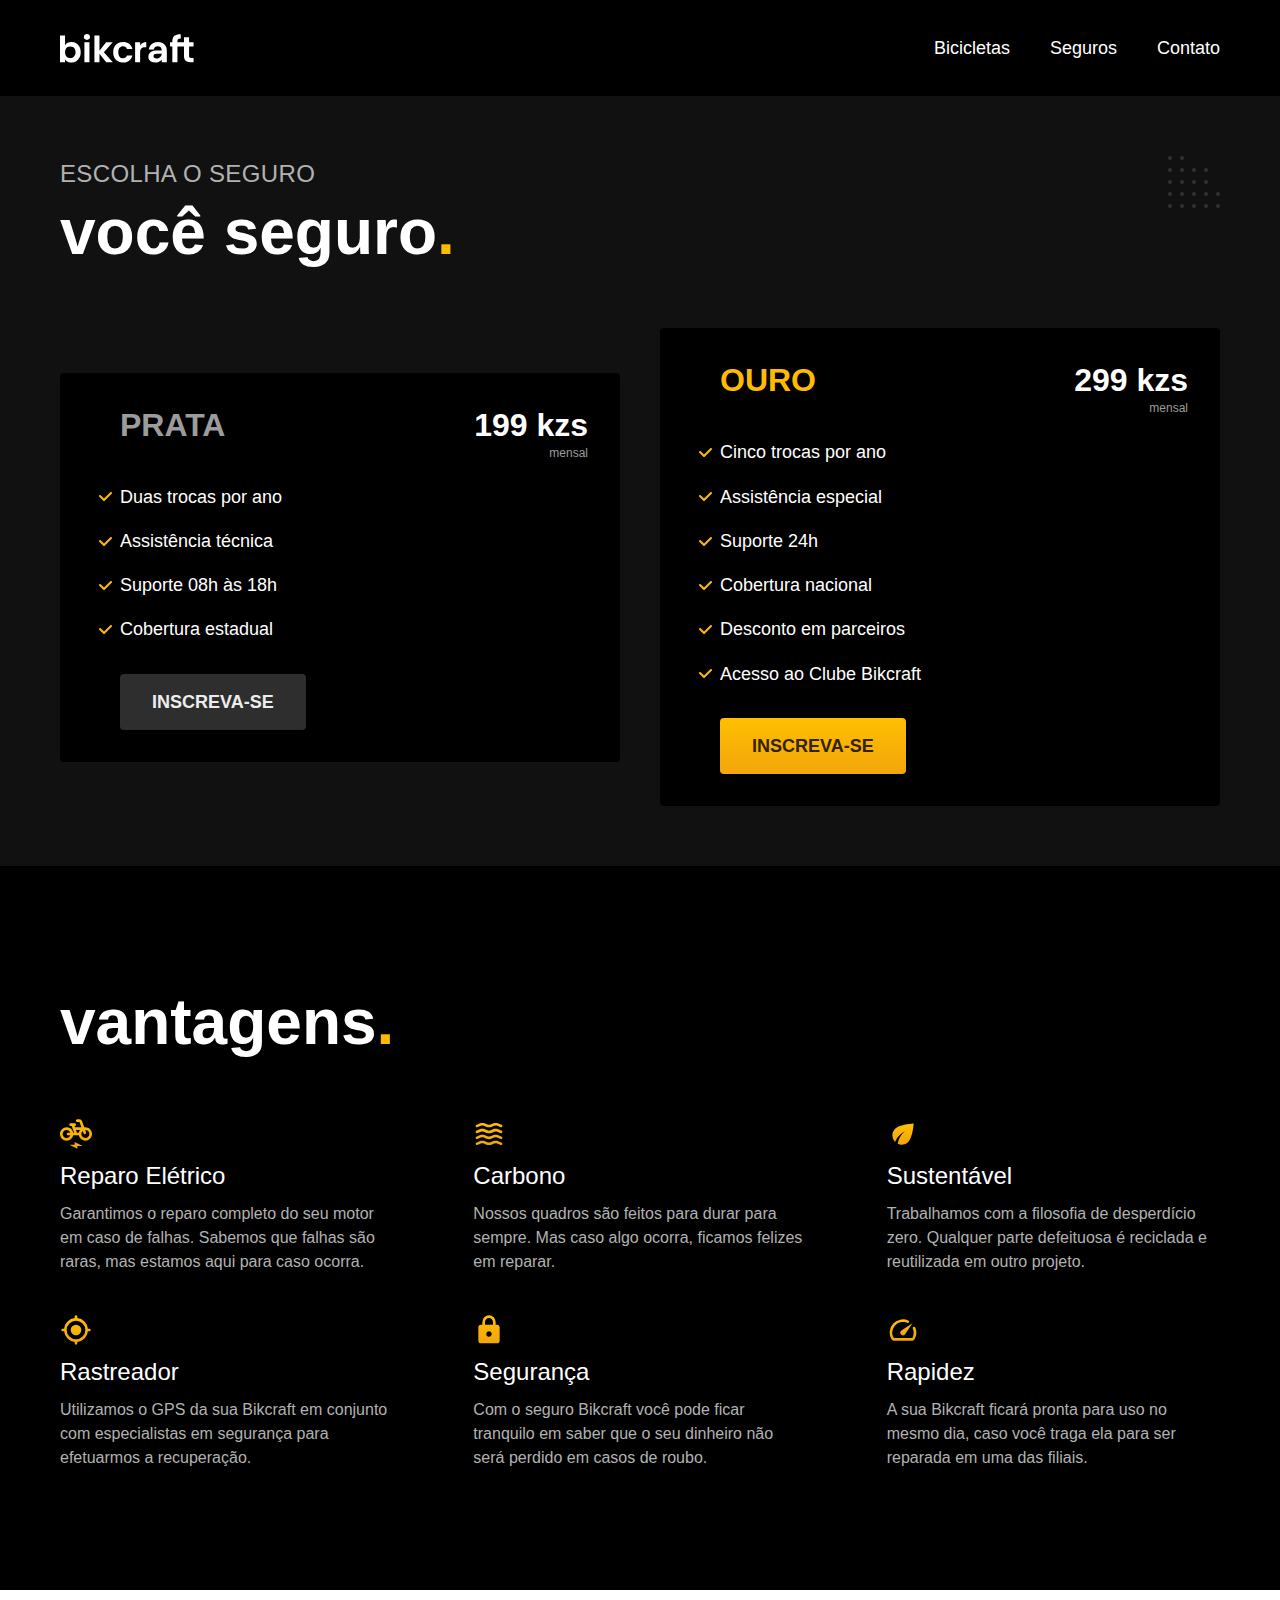
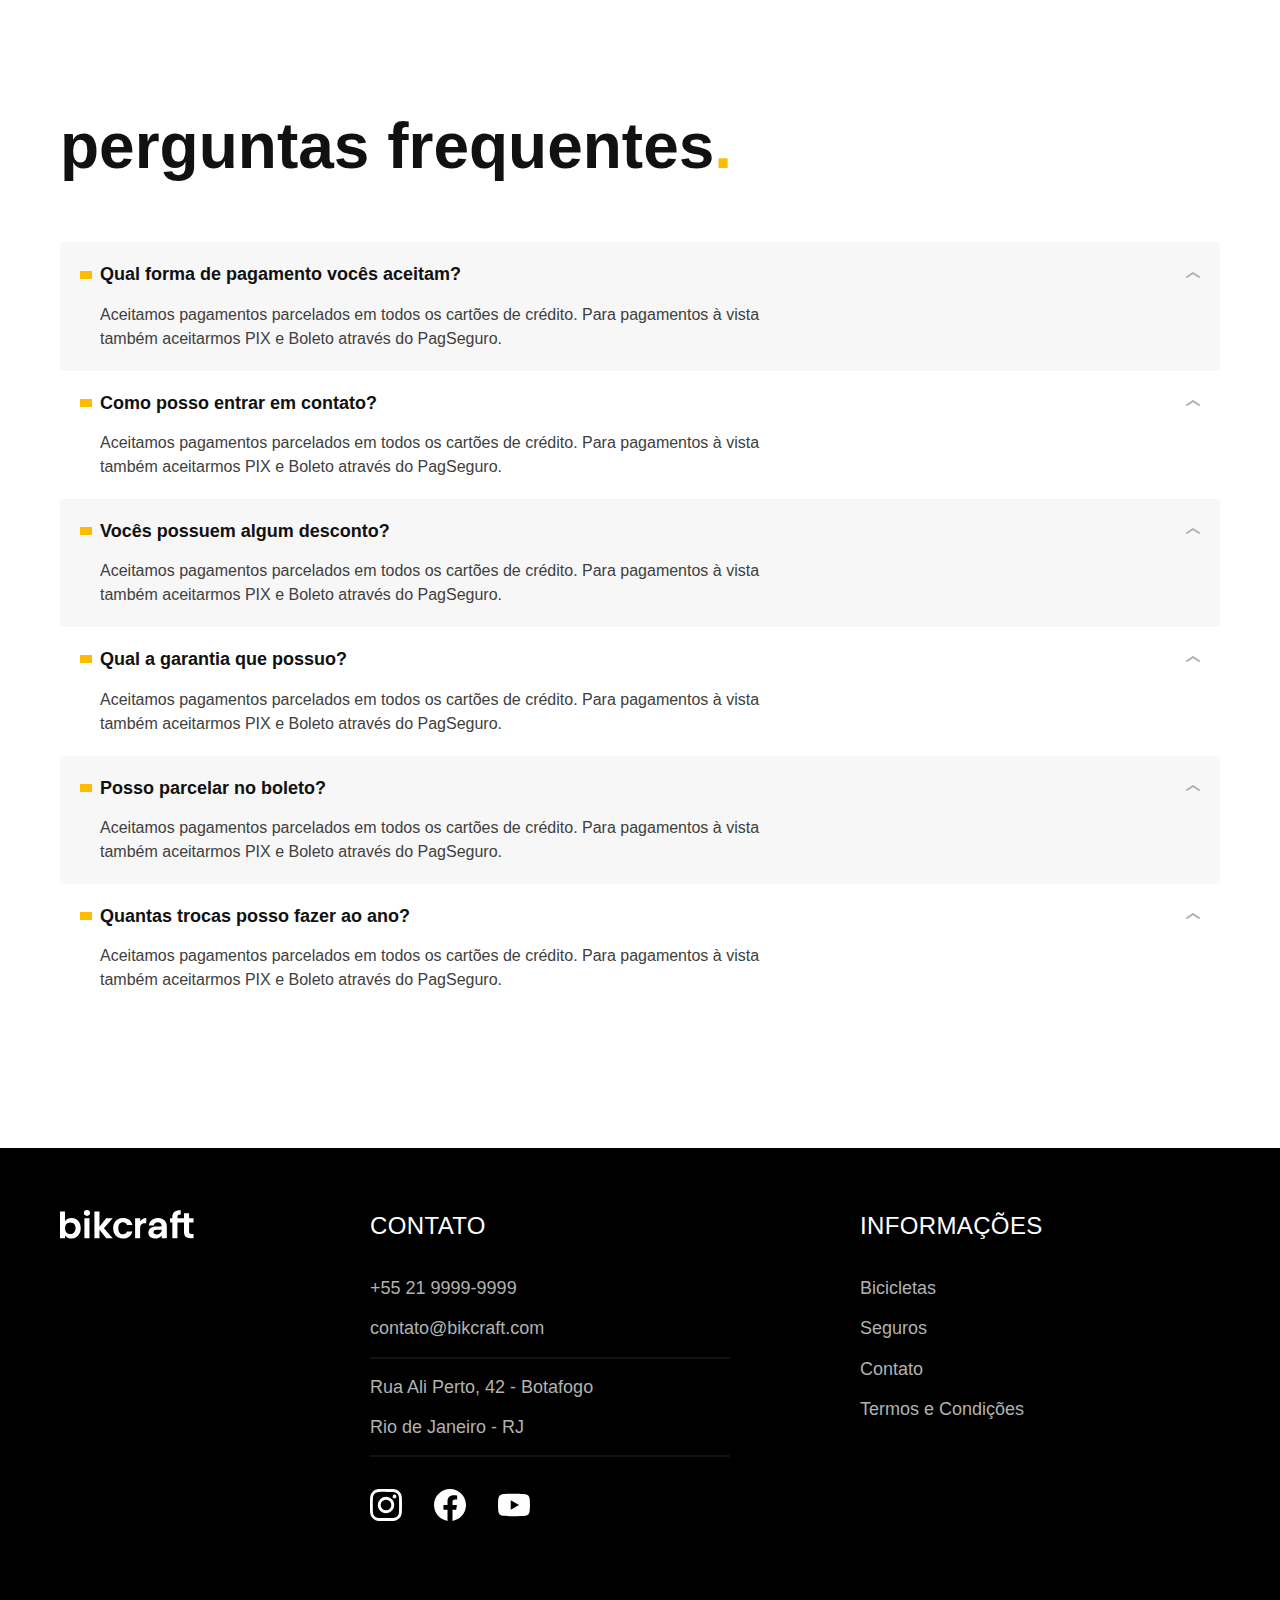
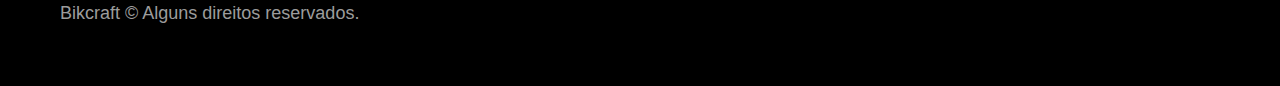
<file: seguros.html>
<!DOCTYPE html>
<html lang="pt-br">
  <head>
    <meta charset="UTF-8" />
    <meta name="viewport" content="width=device-width, initial-scale=1.0" />

    <title>Seguros | Bikcraft</title>
    <meta name="description" content="Seguros." />

    <link rel="preload" href="./css/style.css" as="style" />
    <link rel="stylesheet" href="./css/style.css" />
  </head>

  <body id="seguros">
    <header class="header-bg">
      <div class="header container">
        <a href="./">
          <img src="./img/bikcraft.svg" alt="Bikcraft" />
        </a>

        <nav aria-label="primaria">
          <ul class="header-menu font-1-m cor-0">
            <li><a href="./bicicletas.html">Bicicletas</a></li>
            <li><a href="./seguros.html">Seguros</a></li>
            <li><a href="./contato.html">Contato</a></li>
          </ul>
        </nav>
      </div>
    </header>

    <main class="seguros-bg">
      <div class="titulo-bg">
        <div class="titulo container">
          <p class="font-2-l-b cor-5">Escolha o seguro</p>
          <h1 class="font-1-xxl cor-0">
            você seguro<span class="cor-p1">.</span>
          </h1>
        </div>
      </div>

      <div class="seguros container">
        <div class="seguros-item">
          <h3 class="font-1-xl cor-6">PRATA</h3>
          <span class="font-1-xl cor-0"
            >199 kzs<span class="font-1-xs cor-6">mensal</span></span
          >
          <ul class="font-2-m cor-0">
            <li>Duas trocas por ano</li>
            <li>Assistência técnica</li>
            <li>Suporte 08h às 18h</li>
            <li>Cobertura estadual</li>
          </ul>
          <a class="botao secundario" href="./orcamento.html">Inscreva-se</a>
        </div>

        <div class="seguros-item">
          <h3 class="font-1-xl cor-p1">OURO</h3>
          <span class="font-1-xl cor-0"
            >299 kzs<span class="font-1-xs cor-6">mensal</span></span
          >
          <ul class="font-2-m cor-0">
            <li>Cinco trocas por ano</li>
            <li>Assistência especial</li>
            <li>Suporte 24h</li>
            <li>Cobertura nacional</li>
            <li>Desconto em parceiros</li>
            <li>Acesso ao Clube Bikcraft</li>
          </ul>
          <a class="botao" href="./orcamento.html">Inscreva-se</a>
        </div>
      </div>
    </main>

    <article class="vantagens-bg">
      <div class="vantagens container">
        <h2 class="font-1-xxl cor-0">vantagens<span class="cor-p1">.</span></h2>
        <ul>
          <li>
            <img src="./img/icones/eletrica.svg" alt="" />
            <h3 class="font-1-l cor-0">Reparo Elétrico</h3>
            <p class="font-2-s cor-5">
              Garantimos o reparo completo do seu motor em caso de falhas.
              Sabemos que falhas são raras, mas estamos aqui para caso ocorra.
            </p>
          </li>
          <li>
            <img src="./img/icones/carbono.svg" alt="" />
            <h3 class="font-1-l cor-0">Carbono</h3>
            <p class="font-2-s cor-5">
              Nossos quadros são feitos para durar para sempre. Mas caso algo
              ocorra, ficamos felizes em reparar.
            </p>
          </li>
          <li>
            <img src="./img/icones/sustentavel.svg" alt="" />
            <h3 class="font-1-l cor-0">Sustentável</h3>
            <p class="font-2-s cor-5">
              Trabalhamos com a filosofia de desperdício zero. Qualquer parte
              defeituosa é reciclada e reutilizada em outro projeto.
            </p>
          </li>
          <li>
            <img src="./img/icones/rastreador.svg" alt="" />
            <h3 class="font-1-l cor-0">Rastreador</h3>
            <p class="font-2-s cor-5">
              Utilizamos o GPS da sua Bikcraft em conjunto com especialistas em
              segurança para efetuarmos a recuperação.
            </p>
          </li>
          <li>
            <img src="./img/icones/seguro.svg" alt="" />
            <h3 class="font-1-l cor-0">Segurança</h3>
            <p class="font-2-s cor-5">
              Com o seguro Bikcraft você pode ficar tranquilo em saber que o seu
              dinheiro não será perdido em casos de roubo.
            </p>
          </li>
          <li>
            <img src="./img/icones/velocidade.svg" alt="" />
            <h3 class="font-1-l cor-0">Rapidez</h3>
            <p class="font-2-s cor-5">
              A sua Bikcraft ficará pronta para uso no mesmo dia, caso você
              traga ela para ser reparada em uma das filiais.
            </p>
          </li>
        </ul>
      </div>
    </article>

    <article class="perguntas container">
      <h2 class="font-1-xxl">
        perguntas frequentes<span class="cor-p1">.</span>
      </h2>

      <dl>
        <div>
          <dt class="font-1-m-b">Qual forma de pagamento vocês aceitam?</dt>
          <dd class="font-2-s cor-9">
            Aceitamos pagamentos parcelados em todos os cartões de crédito. Para
            pagamentos à vista também aceitarmos PIX e Boleto através do
            PagSeguro.
          </dd>
        </div>
        <div>
          <dt class="font-1-m-b">Como posso entrar em contato?</dt>
          <dd class="font-2-s cor-9">
            Aceitamos pagamentos parcelados em todos os cartões de crédito. Para
            pagamentos à vista também aceitarmos PIX e Boleto através do
            PagSeguro.
          </dd>
        </div>
        <div>
          <dt class="font-1-m-b">Vocês possuem algum desconto?</dt>
          <dd class="font-2-s cor-9">
            Aceitamos pagamentos parcelados em todos os cartões de crédito. Para
            pagamentos à vista também aceitarmos PIX e Boleto através do
            PagSeguro.
          </dd>
        </div>
        <div>
          <dt class="font-1-m-b">Qual a garantia que possuo?</dt>
          <dd class="font-2-s cor-9">
            Aceitamos pagamentos parcelados em todos os cartões de crédito. Para
            pagamentos à vista também aceitarmos PIX e Boleto através do
            PagSeguro.
          </dd>
        </div>
        <div>
          <dt class="font-1-m-b">Posso parcelar no boleto?</dt>
          <dd class="font-2-s cor-9">
            Aceitamos pagamentos parcelados em todos os cartões de crédito. Para
            pagamentos à vista também aceitarmos PIX e Boleto através do
            PagSeguro.
          </dd>
        </div>
        <div>
          <dt class="font-1-m-b">Quantas trocas posso fazer ao ano?</dt>
          <dd class="font-2-s cor-9">
            Aceitamos pagamentos parcelados em todos os cartões de crédito. Para
            pagamentos à vista também aceitarmos PIX e Boleto através do
            PagSeguro.
          </dd>
        </div>
      </dl>
    </article>

    <footer class="footer-bg">
      <div class="footer container">
        <img src="./img/bikcraft.svg" alt="Bikcraft" />
        <div class="footer-contato">
          <h3 class="font-2-l-b cor-0">Contato</h3>
          <ul class="font-2-m cor-5">
            <li><a href="tel:+552199999999">+55 21 9999-9999</a></li>
            <li>
              <a href="mailto:contato@bikcraft.com">contato@bikcraft.com</a>
            </li>
            <li>Rua Ali Perto, 42 - Botafogo</li>
            <li>Rio de Janeiro - RJ</li>
          </ul>
          <div class="footer-redes">
            <a href="./">
              <img src="./img/redes/instagram.svg" alt="Instagram" />
            </a>
            <a href="./">
              <img src="./img/redes/facebook.svg" alt="Facebook" />
            </a>
            <a href="./">
              <img src="./img/redes/youtube.svg" alt="Youtube" />
            </a>
          </div>
        </div>
        <div class="footer-informacoes">
          <h3 class="font-2-l-b cor-0">Informações</h3>
          <nav>
            <ul class="font-1-m cor-5">
              <li><a href="./bicicletas.html">Bicicletas</a></li>
              <li><a href="./seguros.html">Seguros</a></li>
              <li><a href="./contato.html">Contato</a></li>
              <li><a href="./termos.html">Termos e Condições</a></li>
            </ul>
          </nav>
        </div>
        <p class="footer-copy font-2-m cor-6">
          Bikcraft © Alguns direitos reservados.
        </p>
      </div>
    </footer>
  </body>
</html>
</file>
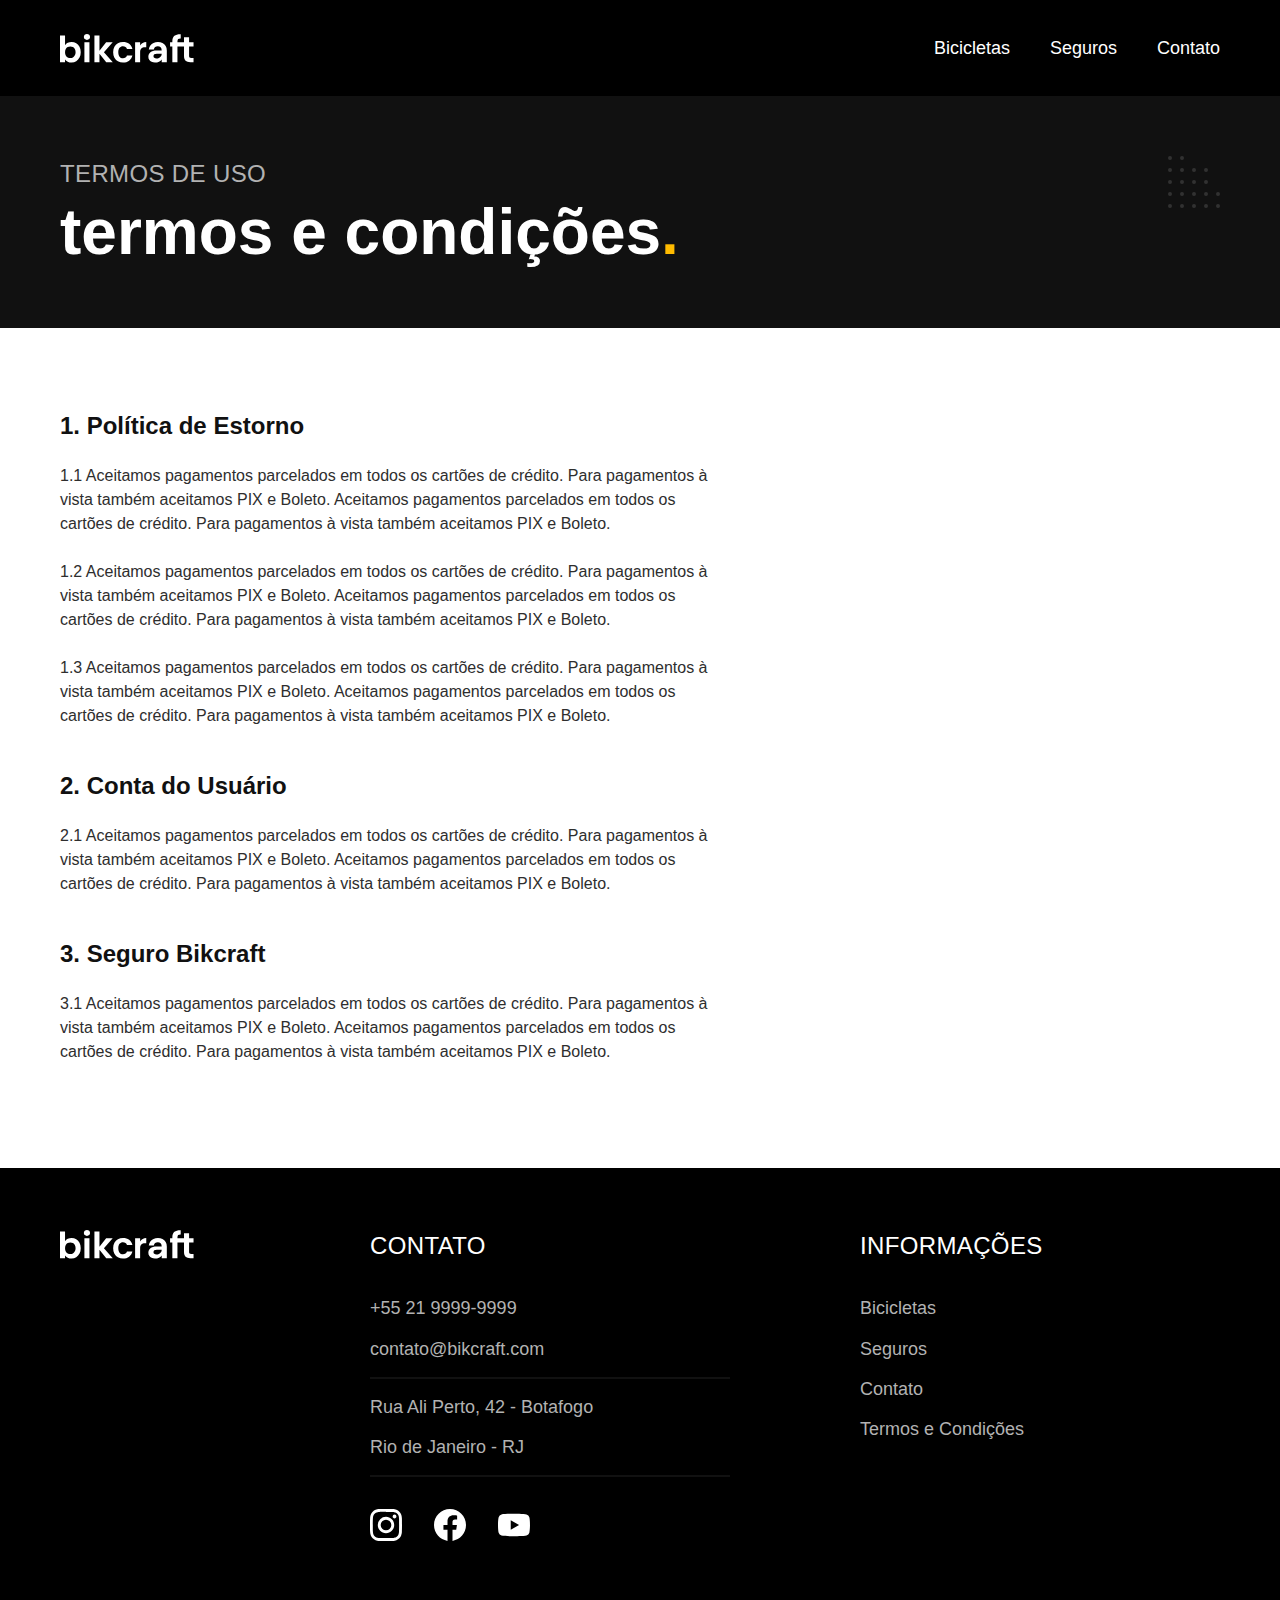
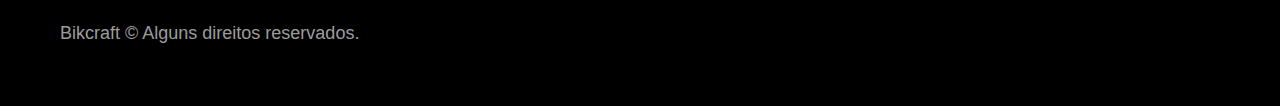
<file: termos.html>
<!DOCTYPE html>
<html lang="pt-br">

<head>
  <meta charset="UTF-8">
  <meta name="viewport" content="width=device-width, initial-scale=1.0">

  <title>Termos e Condições | Bikcraft</title>
  <meta name="description" content="Termos e condições.">

  <link rel="preload" href="./css/style.css" as="style">
  <link rel="stylesheet" href="./css/style.css">
</head>

<body id="termos">
  <header class="header-bg">
    <div class="header container">
      <a href="./">
        <img src="./img/bikcraft.svg" alt="Bikcraft">
      </a>

      <nav aria-label="primaria">
        <ul class="header-menu font-1-m cor-0">
          <li><a href="./bicicletas.html">Bicicletas</a></li>
          <li><a href="./seguros.html">Seguros</a></li>
          <li><a href="./contato.html">Contato</a></li>
        </ul>
      </nav>
    </div>
  </header>

  <main>
    <div class="titulo-bg">
      <div class="titulo container">
        <p class="font-2-l-b cor-5">Termos de uso</p>
        <h1 class="font-1-xxl cor-0">termos e condições<span class="cor-p1">.</span></h1>
      </div>
    </div>

    <div class="termos font-2-s cor-10 container">
      <h2 class="font-1-l cor-11">1. Política de Estorno</h2>
      <p>1.1 Aceitamos pagamentos parcelados em todos os cartões de crédito. Para pagamentos à vista também aceitamos PIX e Boleto. Aceitamos pagamentos parcelados em todos os cartões de crédito. Para pagamentos à vista também aceitamos PIX e Boleto.</p>
      <p>1.2 Aceitamos pagamentos parcelados em todos os cartões de crédito. Para pagamentos à vista também aceitamos PIX e Boleto. Aceitamos pagamentos parcelados em todos os cartões de crédito. Para pagamentos à vista também aceitamos PIX e Boleto.</p>
      <p>1.3 Aceitamos pagamentos parcelados em todos os cartões de crédito. Para pagamentos à vista também aceitamos PIX e Boleto. Aceitamos pagamentos parcelados em todos os cartões de crédito. Para pagamentos à vista também aceitamos PIX e Boleto.</p>
      <h2 class="font-1-l cor-11">2. Conta do Usuário</h2>
      <p>2.1 Aceitamos pagamentos parcelados em todos os cartões de crédito. Para pagamentos à vista também aceitamos PIX e Boleto. Aceitamos pagamentos parcelados em todos os cartões de crédito. Para pagamentos à vista também aceitamos PIX e Boleto.</p>
      <h2 class="font-1-l cor-11">3. Seguro Bikcraft</h2>
      <p>3.1 Aceitamos pagamentos parcelados em todos os cartões de crédito. Para pagamentos à vista também aceitamos PIX e Boleto. Aceitamos pagamentos parcelados em todos os cartões de crédito. Para pagamentos à vista também aceitamos PIX e Boleto.</p>
    </div>
  </main>

  <footer class="footer-bg">
    <div class="footer container">
      <img src="./img/bikcraft.svg" alt="Bikcraft">
      <div class="footer-contato">
        <h3 class="font-2-l-b cor-0">Contato</h3>
        <ul class="font-2-m cor-5">
          <li><a href="tel:+552199999999">+55 21 9999-9999</a></li>
          <li><a href="mailto:contato@bikcraft.com">contato@bikcraft.com</a></li>
          <li>Rua Ali Perto, 42 - Botafogo</li>
          <li>Rio de Janeiro - RJ</li>
        </ul>
        <div class="footer-redes">
          <a href="./">
            <img src="./img/redes/instagram.svg" alt="Instagram">
          </a>
          <a href="./">
            <img src="./img/redes/facebook.svg" alt="Facebook">
          </a>
          <a href="./">
            <img src="./img/redes/youtube.svg" alt="Youtube">
          </a>
        </div>
      </div>
      <div class="footer-informacoes">
        <h3 class="font-2-l-b cor-0">Informações</h3>
        <nav>
          <ul class="font-1-m cor-5">
            <li><a href="./bicicletas.html">Bicicletas</a></li>
            <li><a href="./seguros.html">Seguros</a></li>
            <li><a href="./contato.html">Contato</a></li>
            <li><a href="./termos.html">Termos e Condições</a></li>
          </ul>
        </nav>
      </div>
      <p class="footer-copy font-2-m cor-6">Bikcraft © Alguns direitos reservados.</p>
    </div>
  </footer>
</body>

</html>
</file>
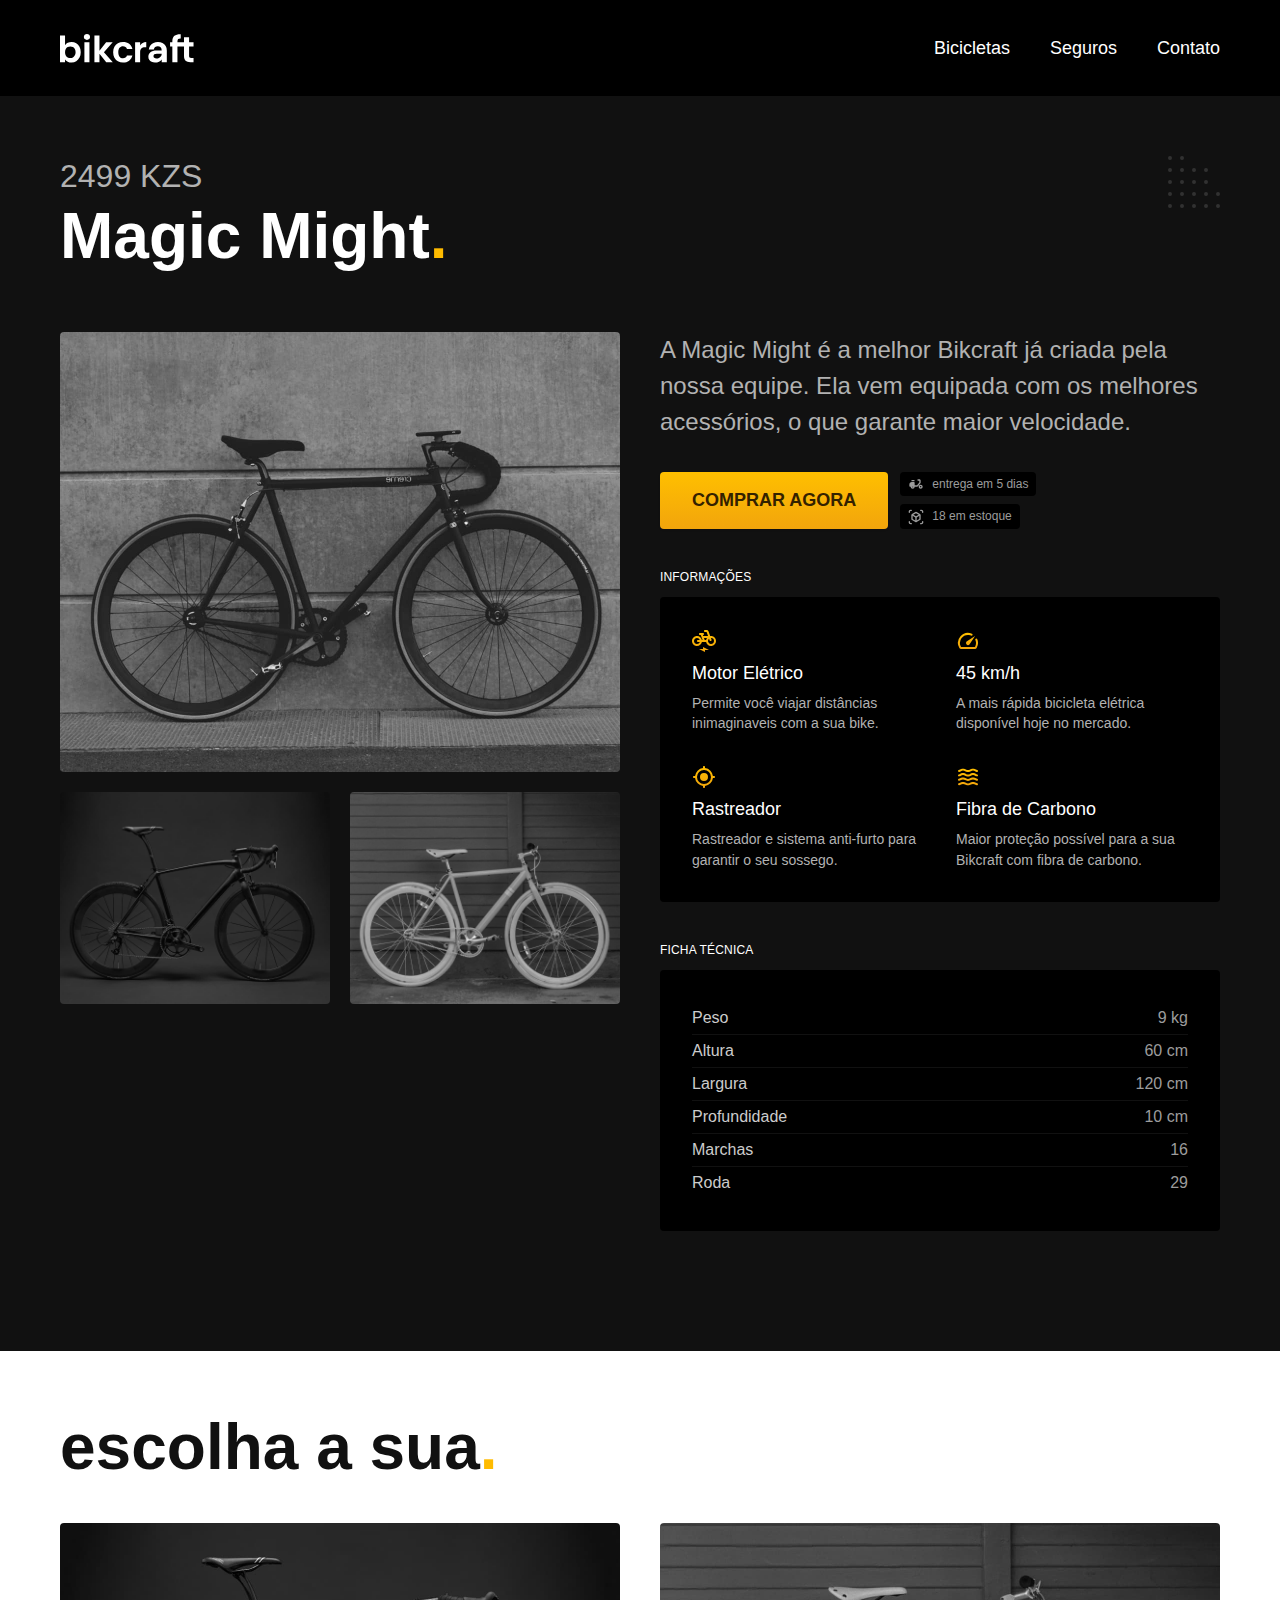
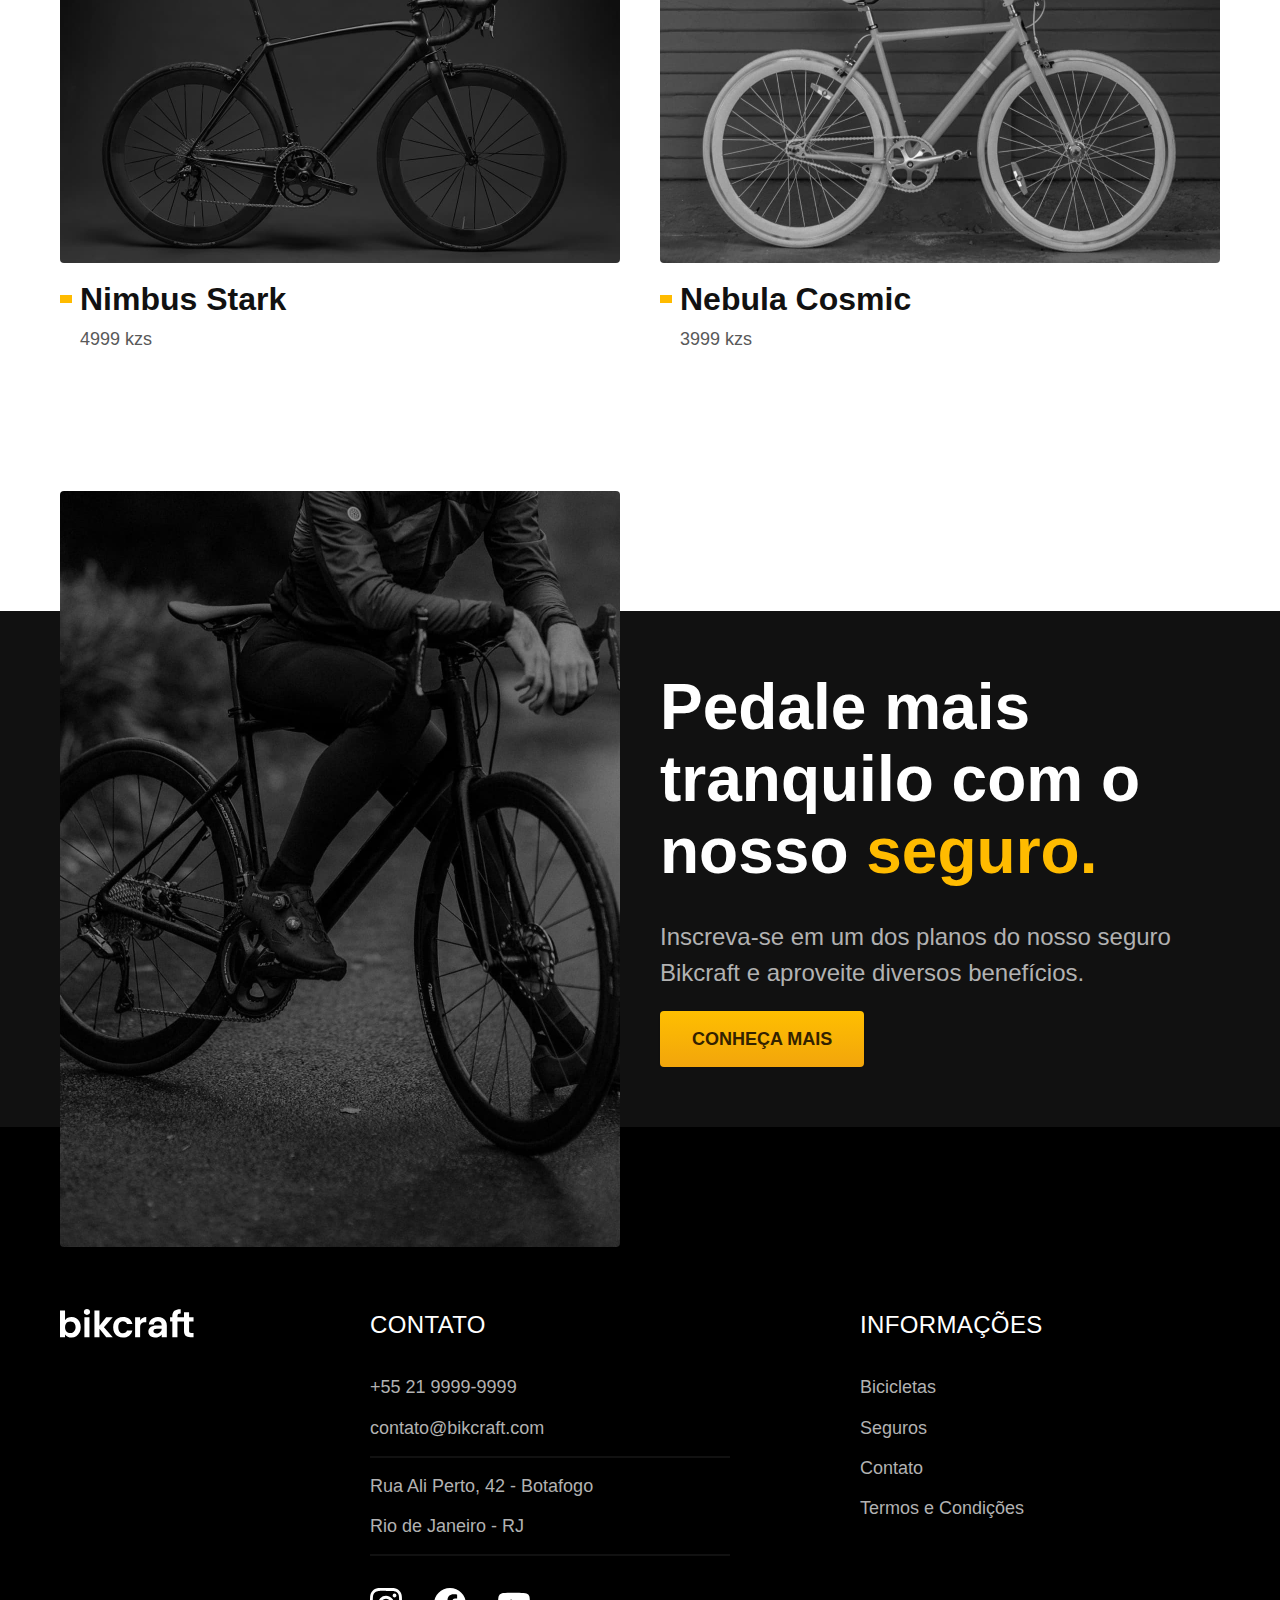
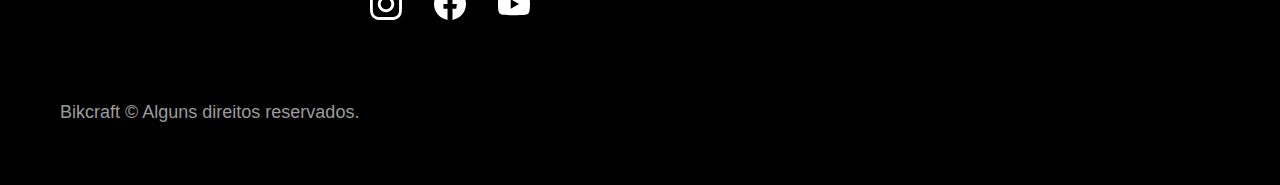
<file: bicicletas/magic.html>
<!DOCTYPE html>
<html lang="pt-br">
  <head>
    <meta charset="UTF-8" />
    <meta name="viewport" content="width=device-width, initial-scale=1.0" />

    <title>Magic | Bikcraft</title>
    <meta name="description" content="Magic." />

    <link rel="preload" href="../css/style.css" as="style" />
    <link rel="stylesheet" href="../css/style.css" />
  </head>

  <body id="bicicleta">
    <header class="header-bg">
      <div class="header container">
        <a href="../">
          <img src="../img/bikcraft.svg" alt="Bikcraft" />
        </a>

        <nav aria-label="primaria">
          <ul class="header-menu font-1-m cor-0">
            <li><a href="../bicicletas.html">Bicicletas</a></li>
            <li><a href="../seguros.html">Seguros</a></li>
            <li><a href="../contato.html">Contato</a></li>
          </ul>
        </nav>
      </div>
    </header>

    <main class="titulo-bg">
      <div>
        <div class="titulo container">
          <p class="font-2-xl cor-5">2499 kzs</p>
          <h1 class="font-1-xxl cor-0">
            Magic Might<span class="cor-p1">.</span>
          </h1>
        </div>
      </div>
      <div class="bicicleta container">
        <div class="bicicleta-imagens">
          <img src="../img/bicicleta/nimbus2.jpg" alt="" />
          <img src="../img/bicicleta/nimbus1.jpg" alt="" />
          <img src="../img/bicicleta/nimbus3.jpg" alt="" />
        </div>
        <div class="bicicleta-conteudo">
          <p class="font-2-l cor-5">
            A Magic Might é a melhor Bikcraft já criada pela nossa equipe. Ela
            vem equipada com os melhores acessórios, o que garante maior
            velocidade.
          </p>
          <div class="bicicleta-comprar">
            <a class="botao" href="../orcamento.html">Comprar Agora</a>
            <span class="font-1-xs cor-6"
              ><img src="../img/icones/entrega.svg" alt="" /> entrega em 5
              dias</span
            >
            <span class="font-1-xs cor-6"
              ><img src="../img/icones/estoque.svg" alt="" /> 18 em
              estoque</span
            >
          </div>

          <h2 class="font-1-xs cor-0">Informações</h2>
          <ul class="bicicleta-informacoes">
            <li>
              <img src="../img/icones/eletrica.svg" alt="" />
              <h3 class="font-1-m cor-0">Motor Elétrico</h3>
              <p class="font-2-xs cor-5">
                Permite você viajar distâncias inimaginaveis com a sua bike.
              </p>
            </li>
            <li>
              <img src="../img/icones/velocidade.svg" alt="" />
              <h3 class="font-1-m cor-0">45 km/h</h3>
              <p class="font-2-xs cor-5">
                A mais rápida bicicleta elétrica disponível hoje no mercado.
              </p>
            </li>
            <li>
              <img src="../img/icones/rastreador.svg" alt="" />
              <h3 class="font-1-m cor-0">Rastreador</h3>
              <p class="font-2-xs cor-5">
                Rastreador e sistema anti-furto para garantir o seu sossego.
              </p>
            </li>
            <li>
              <img src="../img/icones/carbono.svg" alt="" />
              <h3 class="font-1-m cor-0">Fibra de Carbono</h3>
              <p class="font-2-xs cor-5">
                Maior proteção possível para a sua Bikcraft com fibra de
                carbono.
              </p>
            </li>
          </ul>
          <h2 class="font-1-xs cor-0">Ficha Técnica</h2>
          <ul class="bicicleta-ficha font-2-s cor-4">
            <li>Peso <span>9 kg</span></li>
            <li>Altura <span>60 cm</span></li>
            <li>Largura <span>120 cm</span></li>
            <li>Profundidade <span>10 cm</span></li>
            <li>Marchas <span>16</span></li>
            <li>Roda <span>29</span></li>
          </ul>
        </div>
      </div>
    </main>

    <article class="bicicletas-lista container">
      <h2 class="font-1-xxl">escolha a sua<span class="cor-p1">.</span></h2>

      <ul>
        <li>
          <a href="./nimbus.html">
            <img src="../img/bicicletas/nimbus.jpg" alt="Bicicleta preta" />
            <h3 class="font-1-xl">Nimbus Stark</h3>
            <span class="font-2-m cor-8">4999 kzs</span>
          </a>
        </li>
        <li>
          <a href="./nebula.html">
            <img src="../img/bicicletas/nebula.jpg" alt="Bicicleta preta" />
            <h3 class="font-1-xl">Nebula Cosmic</h3>
            <span class="font-2-m cor-8">3999 kzs</span>
          </a>
        </li>
      </ul>
    </article>

    <article class="seguro-bg">
      <div class="seguro container">
        <div class="seguro-imagem">
          <img
            src="../img/fotos/seguros.jpg"
            alt="Pessoa parada em cima de uma bicicleta."
          />
        </div>
        <div class="seguro-conteudo">
          <h2 class="font-1-xxl cor-0">
            Pedale mais tranquilo com o nosso
            <span class="cor-p1">seguro.</span>
          </h2>
          <p class="font-2-l cor-5">
            Inscreva-se em um dos planos do nosso seguro Bikcraft e aproveite
            diversos benefícios.
          </p>
          <a class="botao" href="../seguros.html">Conheça Mais</a>
        </div>
      </div>
    </article>

    <footer class="footer-bg">
      <div class="footer container">
        <img src="../img/bikcraft.svg" alt="Bikcraft" />
        <div class="footer-contato">
          <h3 class="font-2-l-b cor-0">Contato</h3>
          <ul class="font-2-m cor-5">
            <li><a href="tel:+552199999999">+55 21 9999-9999</a></li>
            <li>
              <a href="mailto:contato@bikcraft.com">contato@bikcraft.com</a>
            </li>
            <li>Rua Ali Perto, 42 - Botafogo</li>
            <li>Rio de Janeiro - RJ</li>
          </ul>
          <div class="footer-redes">
            <a href="../">
              <img src="../img/redes/instagram.svg" alt="Instagram" />
            </a>
            <a href="../">
              <img src="../img/redes/facebook.svg" alt="Facebook" />
            </a>
            <a href="../">
              <img src="../img/redes/youtube.svg" alt="Youtube" />
            </a>
          </div>
        </div>
        <div class="footer-informacoes">
          <h3 class="font-2-l-b cor-0">Informações</h3>
          <nav>
            <ul class="font-1-m cor-5">
              <li><a href="../bicicletas.html">Bicicletas</a></li>
              <li><a href="../seguros.html">Seguros</a></li>
              <li><a href="../contato.html">Contato</a></li>
              <li><a href="../termos.html">Termos e Condições</a></li>
            </ul>
          </nav>
        </div>
        <p class="footer-copy font-2-m cor-6">
          Bikcraft © Alguns direitos reservados.
        </p>
      </div>
    </footer>
  </body>
</html>
</file>
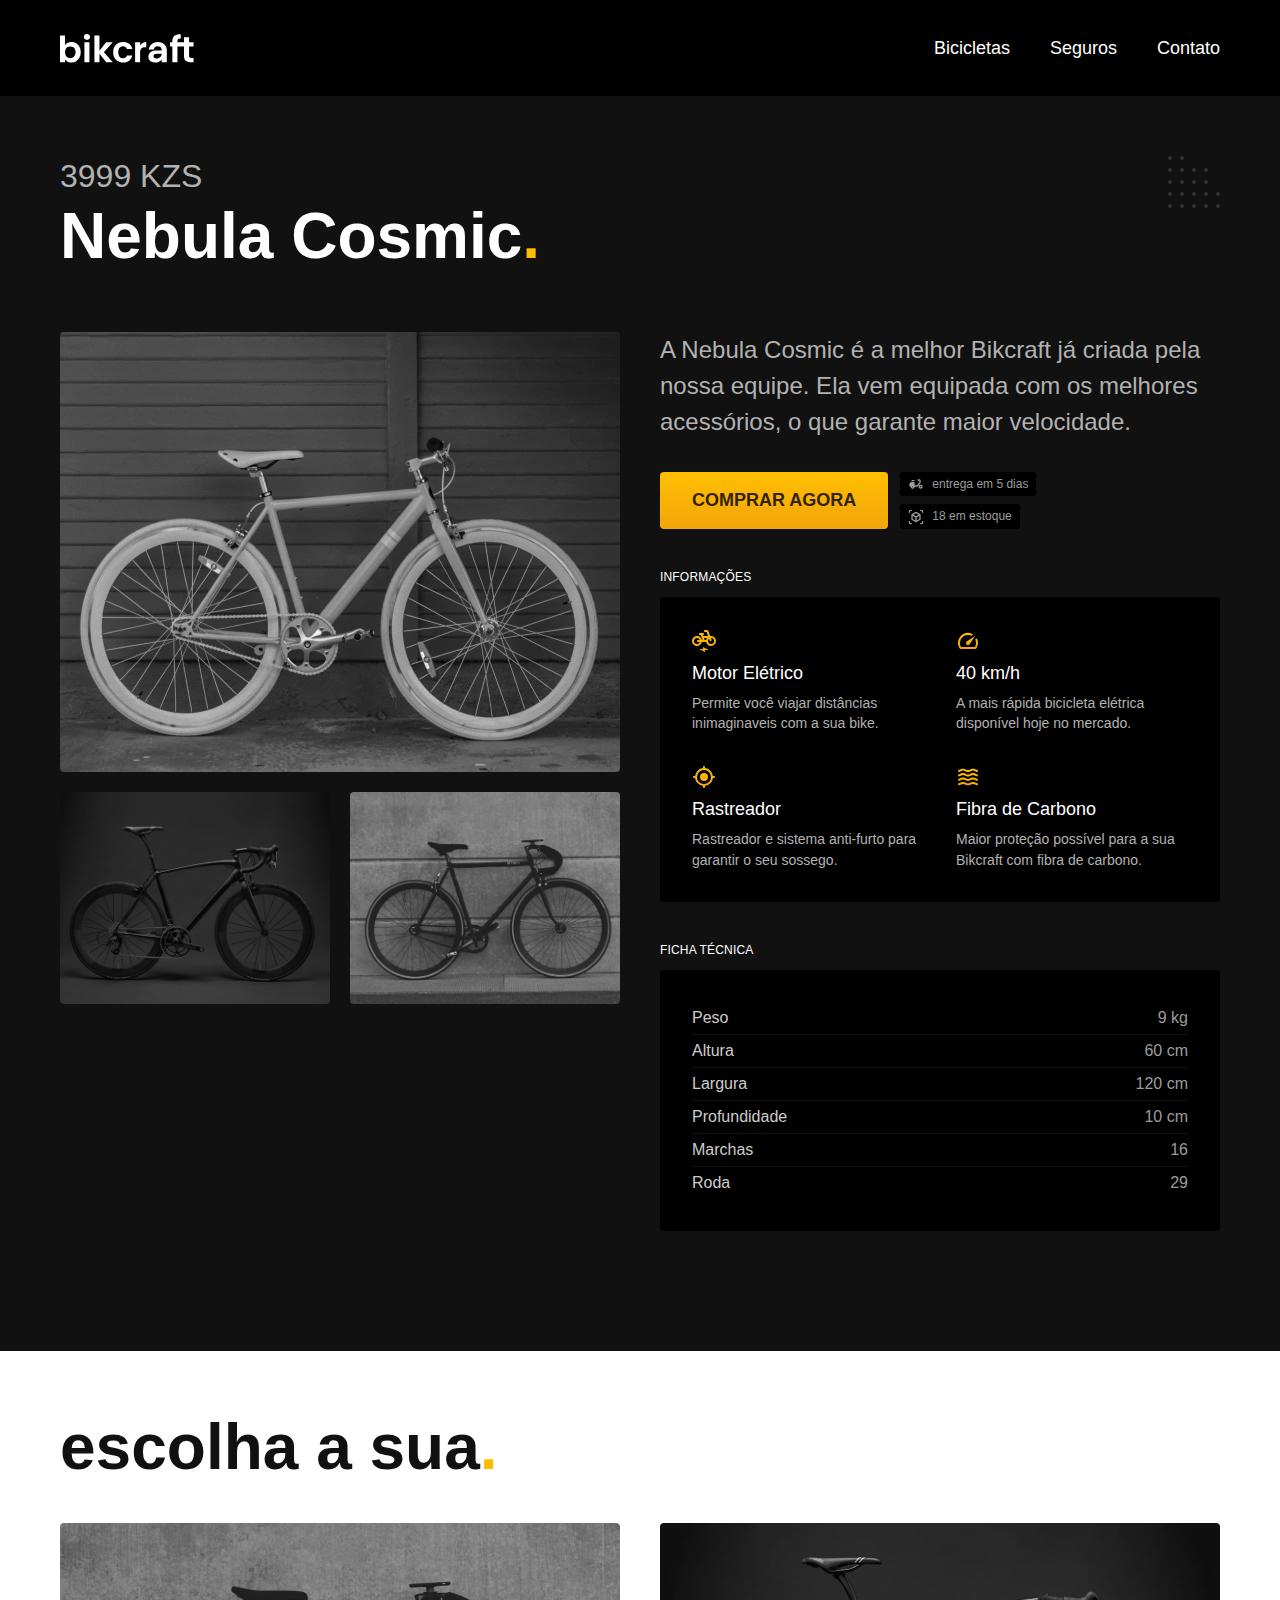
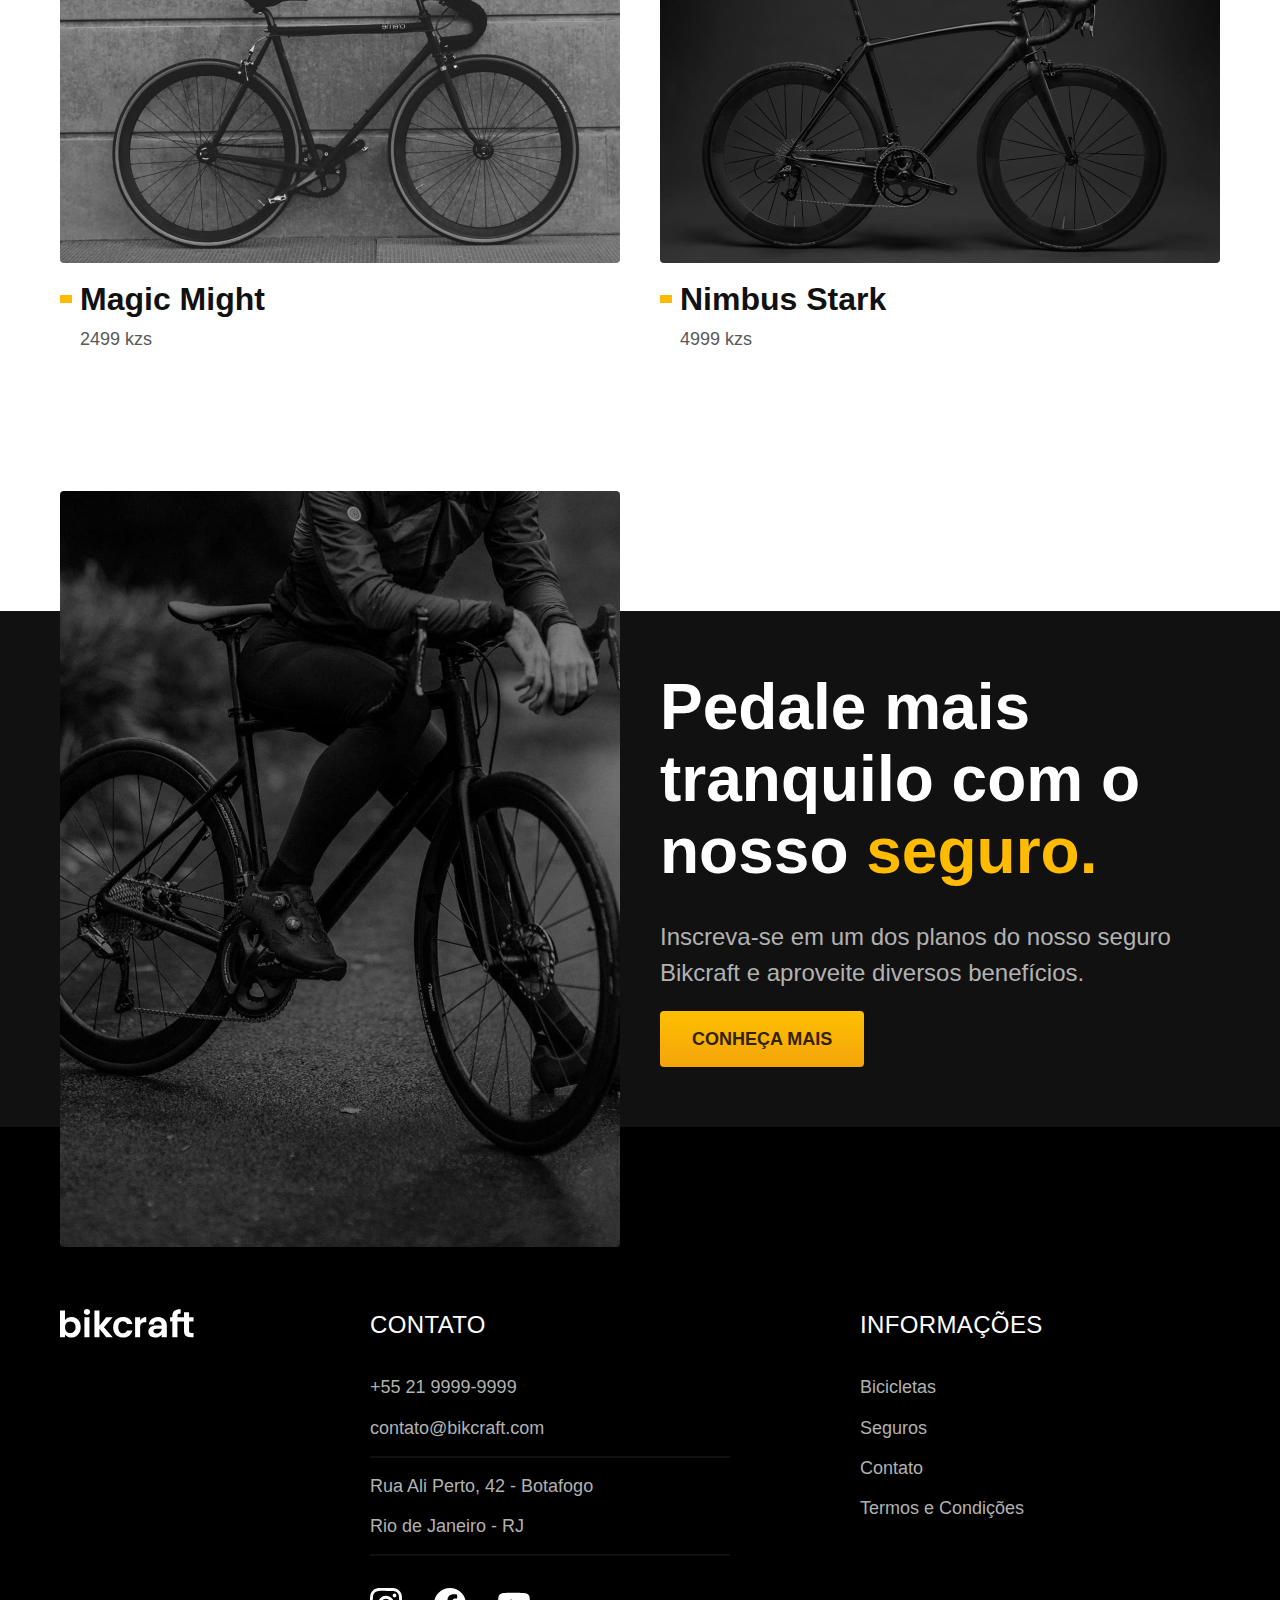
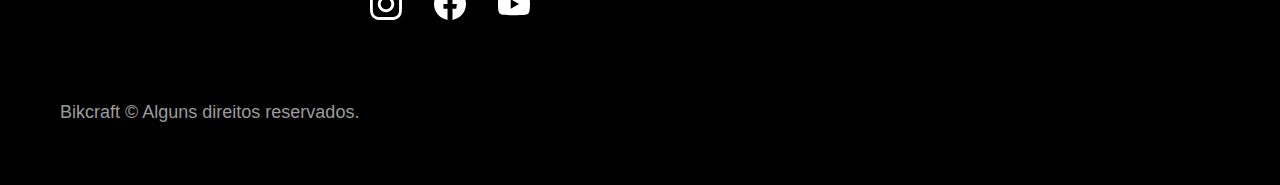
<file: bicicletas/nebula.html>
<!DOCTYPE html>
<html lang="pt-br">
  <head>
    <meta charset="UTF-8" />
    <meta name="viewport" content="width=device-width, initial-scale=1.0" />

    <title>Nebula | Bikcraft</title>
    <meta name="description" content="Nebula." />

    <link rel="preload" href="../css/style.css" as="style" />
    <link rel="stylesheet" href="../css/style.css" />
  </head>

  <body id="bicicleta">
    <header class="header-bg">
      <div class="header container">
        <a href="../">
          <img src="../img/bikcraft.svg" alt="Bikcraft" />
        </a>

        <nav aria-label="primaria">
          <ul class="header-menu font-1-m cor-0">
            <li><a href="../bicicletas.html">Bicicletas</a></li>
            <li><a href="../seguros.html">Seguros</a></li>
            <li><a href="../contato.html">Contato</a></li>
          </ul>
        </nav>
      </div>
    </header>

    <main class="titulo-bg">
      <div>
        <div class="titulo container">
          <p class="font-2-xl cor-5">3999 kzs</p>
          <h1 class="font-1-xxl cor-0">
            Nebula Cosmic<span class="cor-p1">.</span>
          </h1>
        </div>
      </div>
      <div class="bicicleta container">
        <div class="bicicleta-imagens">
          <img src="../img/bicicleta/nimbus3.jpg" alt="" />
          <img src="../img/bicicleta/nimbus1.jpg" alt="" />
          <img src="../img/bicicleta/nimbus2.jpg" alt="" />
        </div>
        <div class="bicicleta-conteudo">
          <p class="font-2-l cor-5">
            A Nebula Cosmic é a melhor Bikcraft já criada pela nossa equipe. Ela
            vem equipada com os melhores acessórios, o que garante maior
            velocidade.
          </p>
          <div class="bicicleta-comprar">
            <a class="botao" href="../orcamento.html">Comprar Agora</a>
            <span class="font-1-xs cor-6"
              ><img src="../img/icones/entrega.svg" alt="" /> entrega em 5
              dias</span
            >
            <span class="font-1-xs cor-6"
              ><img src="../img/icones/estoque.svg" alt="" /> 18 em
              estoque</span
            >
          </div>

          <h2 class="font-1-xs cor-0">Informações</h2>
          <ul class="bicicleta-informacoes">
            <li>
              <img src="../img/icones/eletrica.svg" alt="" />
              <h3 class="font-1-m cor-0">Motor Elétrico</h3>
              <p class="font-2-xs cor-5">
                Permite você viajar distâncias inimaginaveis com a sua bike.
              </p>
            </li>
            <li>
              <img src="../img/icones/velocidade.svg" alt="" />
              <h3 class="font-1-m cor-0">40 km/h</h3>
              <p class="font-2-xs cor-5">
                A mais rápida bicicleta elétrica disponível hoje no mercado.
              </p>
            </li>
            <li>
              <img src="../img/icones/rastreador.svg" alt="" />
              <h3 class="font-1-m cor-0">Rastreador</h3>
              <p class="font-2-xs cor-5">
                Rastreador e sistema anti-furto para garantir o seu sossego.
              </p>
            </li>
            <li>
              <img src="../img/icones/carbono.svg" alt="" />
              <h3 class="font-1-m cor-0">Fibra de Carbono</h3>
              <p class="font-2-xs cor-5">
                Maior proteção possível para a sua Bikcraft com fibra de
                carbono.
              </p>
            </li>
          </ul>
          <h2 class="font-1-xs cor-0">Ficha Técnica</h2>
          <ul class="bicicleta-ficha font-2-s cor-4">
            <li>Peso <span>9 kg</span></li>
            <li>Altura <span>60 cm</span></li>
            <li>Largura <span>120 cm</span></li>
            <li>Profundidade <span>10 cm</span></li>
            <li>Marchas <span>16</span></li>
            <li>Roda <span>29</span></li>
          </ul>
        </div>
      </div>
    </main>

    <article class="bicicletas-lista container">
      <h2 class="font-1-xxl">escolha a sua<span class="cor-p1">.</span></h2>

      <ul>
        <li>
          <a href="./magic.html">
            <img src="../img/bicicletas/magic.jpg" alt="Bicicleta preta" />
            <h3 class="font-1-xl">Magic Might</h3>
            <span class="font-2-m cor-8">2499 kzs</span>
          </a>
        </li>
        <li>
          <a href="./nimbus.html">
            <img src="../img/bicicletas/nimbus.jpg" alt="Bicicleta preta" />
            <h3 class="font-1-xl">Nimbus Stark</h3>
            <span class="font-2-m cor-8">4999 kzs</span>
          </a>
        </li>
      </ul>
    </article>

    <article class="seguro-bg">
      <div class="seguro container">
        <div class="seguro-imagem">
          <img
            src="../img/fotos/seguros.jpg"
            alt="Pessoa parada em cima de uma bicicleta."
          />
        </div>
        <div class="seguro-conteudo">
          <h2 class="font-1-xxl cor-0">
            Pedale mais tranquilo com o nosso
            <span class="cor-p1">seguro.</span>
          </h2>
          <p class="font-2-l cor-5">
            Inscreva-se em um dos planos do nosso seguro Bikcraft e aproveite
            diversos benefícios.
          </p>
          <a class="botao" href="../seguros.html">Conheça Mais</a>
        </div>
      </div>
    </article>

    <footer class="footer-bg">
      <div class="footer container">
        <img src="../img/bikcraft.svg" alt="Bikcraft" />
        <div class="footer-contato">
          <h3 class="font-2-l-b cor-0">Contato</h3>
          <ul class="font-2-m cor-5">
            <li><a href="tel:+552199999999">+55 21 9999-9999</a></li>
            <li>
              <a href="mailto:contato@bikcraft.com">contato@bikcraft.com</a>
            </li>
            <li>Rua Ali Perto, 42 - Botafogo</li>
            <li>Rio de Janeiro - RJ</li>
          </ul>
          <div class="footer-redes">
            <a href="../">
              <img src="../img/redes/instagram.svg" alt="Instagram" />
            </a>
            <a href="../">
              <img src="../img/redes/facebook.svg" alt="Facebook" />
            </a>
            <a href="../">
              <img src="../img/redes/youtube.svg" alt="Youtube" />
            </a>
          </div>
        </div>
        <div class="footer-informacoes">
          <h3 class="font-2-l-b cor-0">Informações</h3>
          <nav>
            <ul class="font-1-m cor-5">
              <li><a href="../bicicletas.html">Bicicletas</a></li>
              <li><a href="../seguros.html">Seguros</a></li>
              <li><a href="../contato.html">Contato</a></li>
              <li><a href="../termos.html">Termos e Condições</a></li>
            </ul>
          </nav>
        </div>
        <p class="footer-copy font-2-m cor-6">
          Bikcraft © Alguns direitos reservados.
        </p>
      </div>
    </footer>
  </body>
</html>
</file>
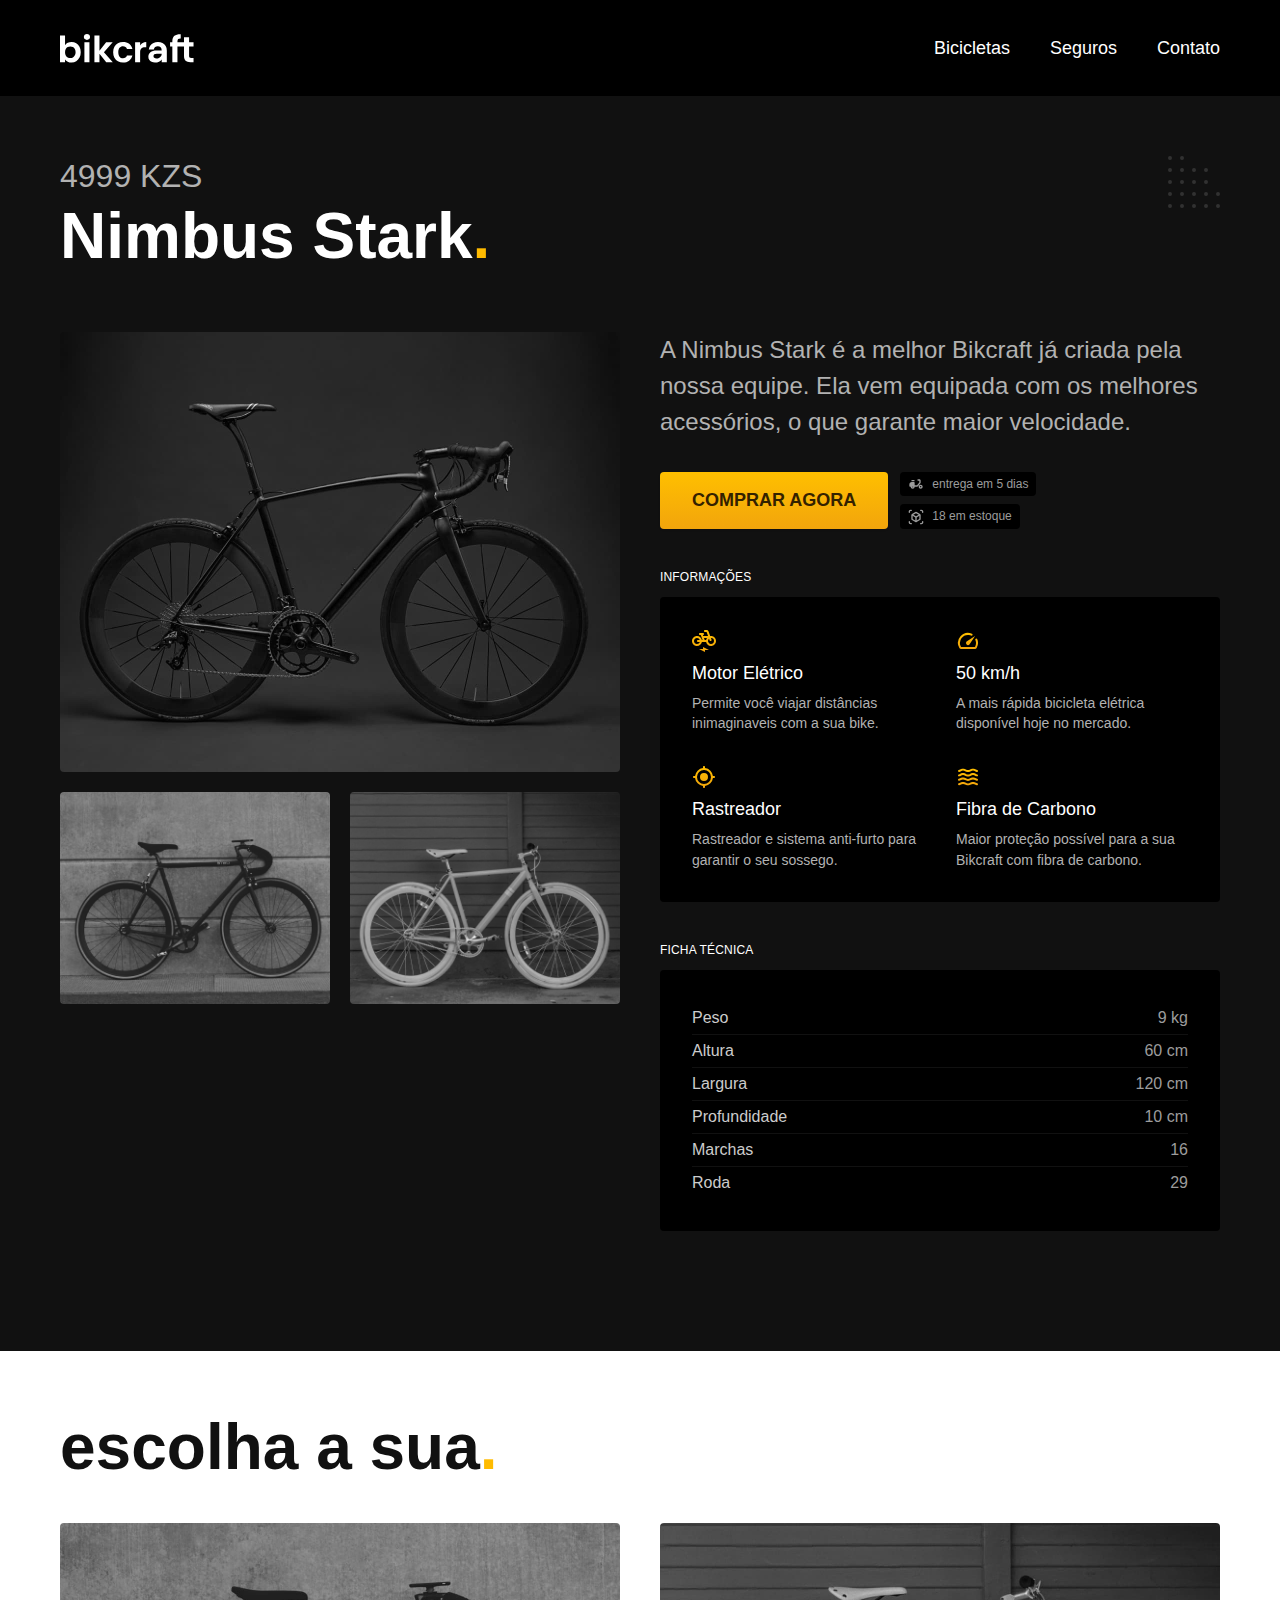
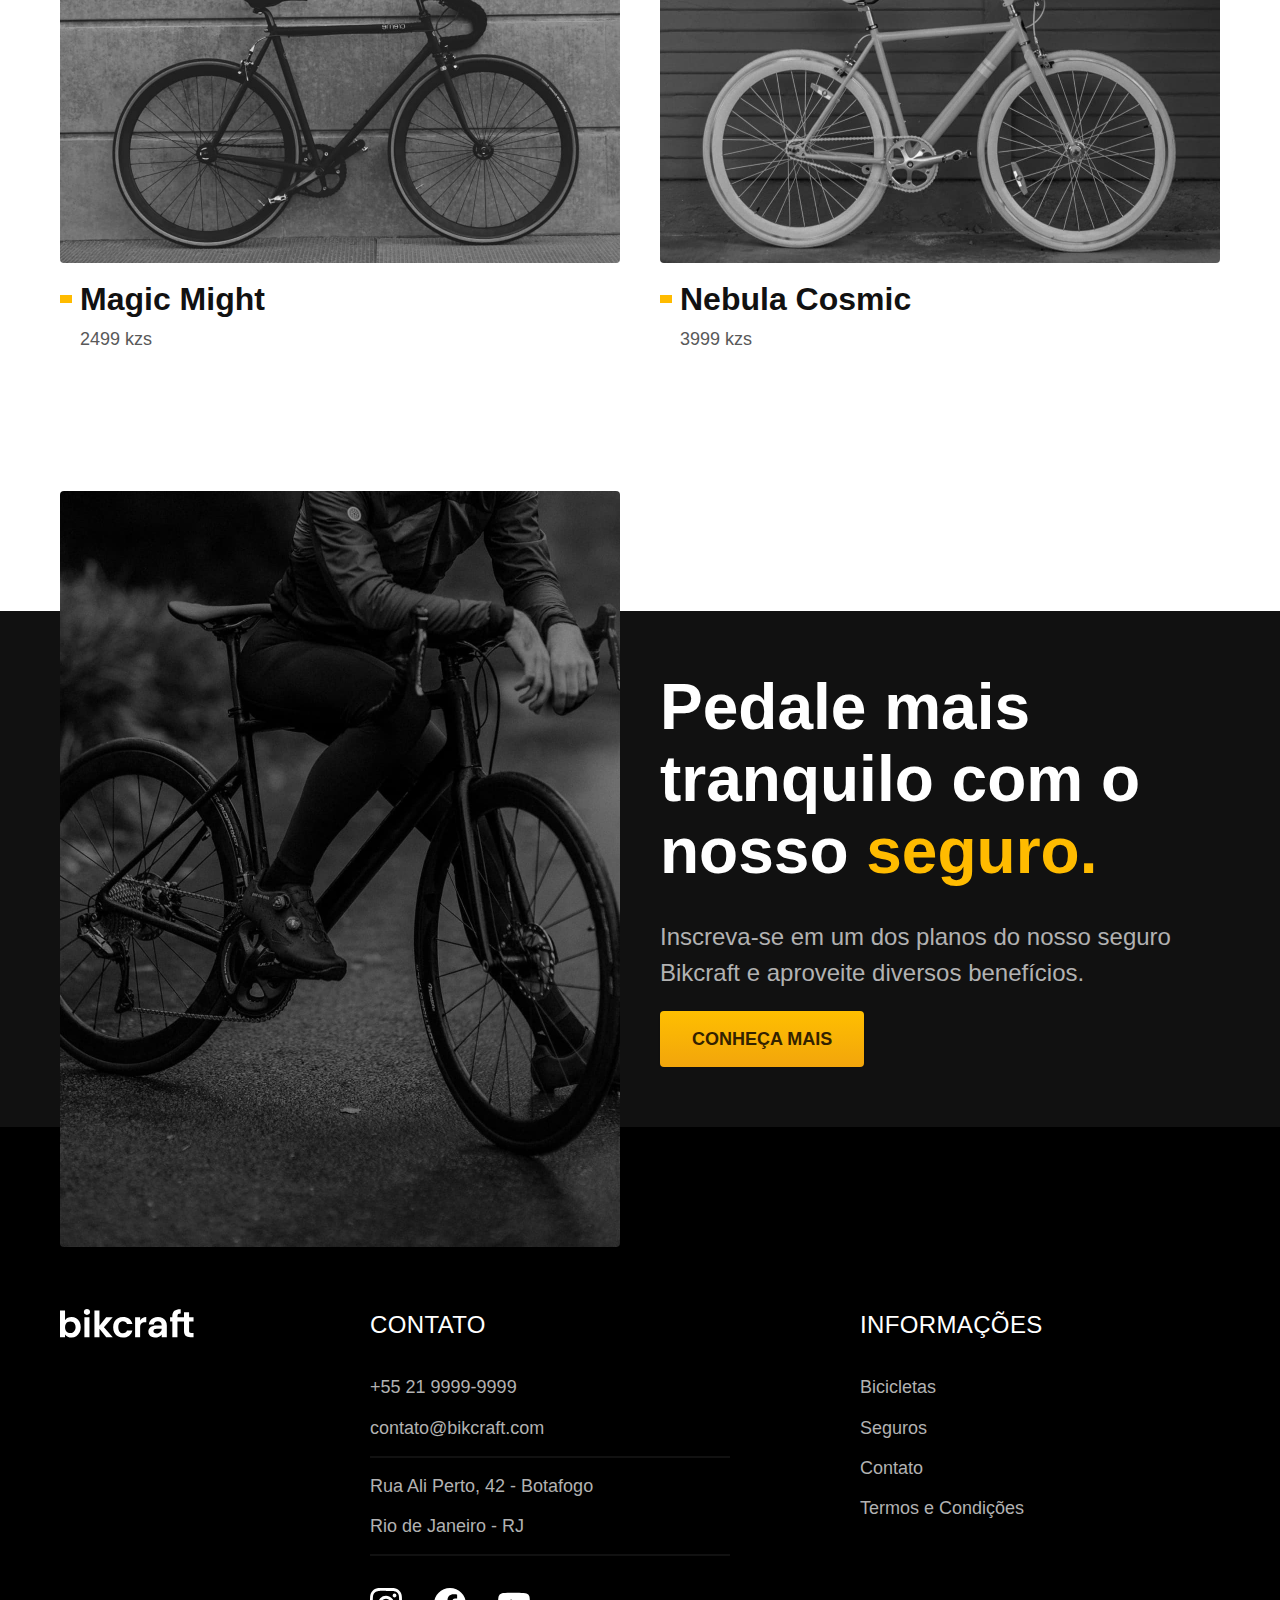
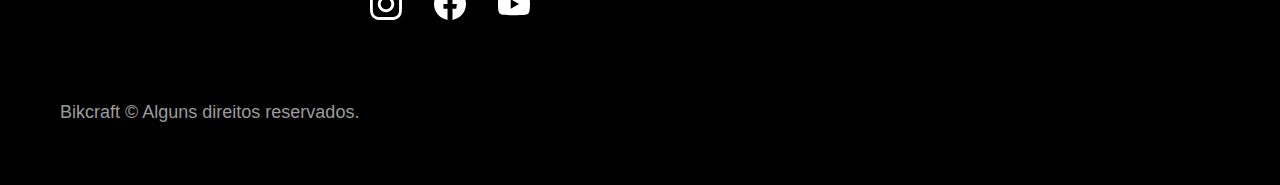
<file: bicicletas/nimbus.html>
<!DOCTYPE html>
<html lang="pt-br">
  <head>
    <meta charset="UTF-8" />
    <meta name="viewport" content="width=device-width, initial-scale=1.0" />

    <title>Nimbus | Bikcraft</title>
    <meta name="description" content="Nimbus." />

    <link rel="preload" href="../css/style.css" as="style" />
    <link rel="stylesheet" href="../css/style.css" />
  </head>

  <body id="bicicleta">
    <header class="header-bg">
      <div class="header container">
        <a href="../">
          <img src="../img/bikcraft.svg" alt="Bikcraft" />
        </a>

        <nav aria-label="primaria">
          <ul class="header-menu font-1-m cor-0">
            <li><a href="../bicicletas.html">Bicicletas</a></li>
            <li><a href="../seguros.html">Seguros</a></li>
            <li><a href="../contato.html">Contato</a></li>
          </ul>
        </nav>
      </div>
    </header>

    <main class="titulo-bg">
      <div>
        <div class="titulo container">
          <p class="font-2-xl cor-5">4999 kzs</p>
          <h1 class="font-1-xxl cor-0">
            Nimbus Stark<span class="cor-p1">.</span>
          </h1>
        </div>
      </div>
      <div class="bicicleta container">
        <div class="bicicleta-imagens">
          <img src="../img/bicicleta/nimbus1.jpg" alt="" />
          <img src="../img/bicicleta/nimbus2.jpg" alt="" />
          <img src="../img/bicicleta/nimbus3.jpg" alt="" />
        </div>
        <div class="bicicleta-conteudo">
          <p class="font-2-l cor-5">
            A Nimbus Stark é a melhor Bikcraft já criada pela nossa equipe. Ela
            vem equipada com os melhores acessórios, o que garante maior
            velocidade.
          </p>
          <div class="bicicleta-comprar">
            <a class="botao" href="../orcamento.html">Comprar Agora</a>
            <span class="font-1-xs cor-6"
              ><img src="../img/icones/entrega.svg" alt="" /> entrega em 5
              dias</span
            >
            <span class="font-1-xs cor-6"
              ><img src="../img/icones/estoque.svg" alt="" /> 18 em
              estoque</span
            >
          </div>

          <h2 class="font-1-xs cor-0">Informações</h2>
          <ul class="bicicleta-informacoes">
            <li>
              <img src="../img/icones/eletrica.svg" alt="" />
              <h3 class="font-1-m cor-0">Motor Elétrico</h3>
              <p class="font-2-xs cor-5">
                Permite você viajar distâncias inimaginaveis com a sua bike.
              </p>
            </li>
            <li>
              <img src="../img/icones/velocidade.svg" alt="" />
              <h3 class="font-1-m cor-0">50 km/h</h3>
              <p class="font-2-xs cor-5">
                A mais rápida bicicleta elétrica disponível hoje no mercado.
              </p>
            </li>
            <li>
              <img src="../img/icones/rastreador.svg" alt="" />
              <h3 class="font-1-m cor-0">Rastreador</h3>
              <p class="font-2-xs cor-5">
                Rastreador e sistema anti-furto para garantir o seu sossego.
              </p>
            </li>
            <li>
              <img src="../img/icones/carbono.svg" alt="" />
              <h3 class="font-1-m cor-0">Fibra de Carbono</h3>
              <p class="font-2-xs cor-5">
                Maior proteção possível para a sua Bikcraft com fibra de
                carbono.
              </p>
            </li>
          </ul>
          <h2 class="font-1-xs cor-0">Ficha Técnica</h2>
          <ul class="bicicleta-ficha font-2-s cor-4">
            <li>Peso <span>9 kg</span></li>
            <li>Altura <span>60 cm</span></li>
            <li>Largura <span>120 cm</span></li>
            <li>Profundidade <span>10 cm</span></li>
            <li>Marchas <span>16</span></li>
            <li>Roda <span>29</span></li>
          </ul>
        </div>
      </div>
    </main>

    <article class="bicicletas-lista container">
      <h2 class="font-1-xxl">escolha a sua<span class="cor-p1">.</span></h2>

      <ul>
        <li>
          <a href="./magic.html">
            <img src="../img/bicicletas/magic.jpg" alt="Bicicleta preta" />
            <h3 class="font-1-xl">Magic Might</h3>
            <span class="font-2-m cor-8">2499 kzs</span>
          </a>
        </li>
        <li>
          <a href="./nebula.html">
            <img src="../img/bicicletas/nebula.jpg" alt="Bicicleta preta" />
            <h3 class="font-1-xl">Nebula Cosmic</h3>
            <span class="font-2-m cor-8">3999 kzs</span>
          </a>
        </li>
      </ul>
    </article>

    <article class="seguro-bg">
      <div class="seguro container">
        <div class="seguro-imagem">
          <img
            src="../img/fotos/seguros.jpg"
            alt="Pessoa parada em cima de uma bicicleta."
          />
        </div>
        <div class="seguro-conteudo">
          <h2 class="font-1-xxl cor-0">
            Pedale mais tranquilo com o nosso
            <span class="cor-p1">seguro.</span>
          </h2>
          <p class="font-2-l cor-5">
            Inscreva-se em um dos planos do nosso seguro Bikcraft e aproveite
            diversos benefícios.
          </p>
          <a class="botao" href="../seguros.html">Conheça Mais</a>
        </div>
      </div>
    </article>

    <footer class="footer-bg">
      <div class="footer container">
        <img src="../img/bikcraft.svg" alt="Bikcraft" />
        <div class="footer-contato">
          <h3 class="font-2-l-b cor-0">Contato</h3>
          <ul class="font-2-m cor-5">
            <li><a href="tel:+552199999999">+55 21 9999-9999</a></li>
            <li>
              <a href="mailto:contato@bikcraft.com">contato@bikcraft.com</a>
            </li>
            <li>Rua Ali Perto, 42 - Botafogo</li>
            <li>Rio de Janeiro - RJ</li>
          </ul>
          <div class="footer-redes">
            <a href="../">
              <img src="../img/redes/instagram.svg" alt="Instagram" />
            </a>
            <a href="../">
              <img src="../img/redes/facebook.svg" alt="Facebook" />
            </a>
            <a href="../">
              <img src="../img/redes/youtube.svg" alt="Youtube" />
            </a>
          </div>
        </div>
        <div class="footer-informacoes">
          <h3 class="font-2-l-b cor-0">Informações</h3>
          <nav>
            <ul class="font-1-m cor-5">
              <li><a href="../bicicletas.html">Bicicletas</a></li>
              <li><a href="../seguros.html">Seguros</a></li>
              <li><a href="../contato.html">Contato</a></li>
              <li><a href="../termos.html">Termos e Condições</a></li>
            </ul>
          </nav>
        </div>
        <p class="footer-copy font-2-m cor-6">
          Bikcraft © Alguns direitos reservados.
        </p>
      </div>
    </footer>
  </body>
</html>
</file>
<file: css/style.css>
@import "./global/global.css";
@import "./utilidades/tipografia.css";
@import "./utilidades/cores.css";

@import "./global/header.css";
@import "./global/footer.css";

/* Utilidades */
@import "./utilidades/componentes.css";
@import "./utilidades/formulario.css";

/* Home */
@import "./home/introducao.css";
@import "./home/tecnologia.css";
@import "./home/parceiros.css";
@import "./home/depoimento.css";

/* Bicicletas */
@import "./bicicletas/bicicletas-lista.css";
@import "./bicicletas/bicicletas.css";

/* Bicicleta */
@import "./bicicleta/bicicleta.css";
@import "./bicicleta/seguro.css";

/* Seguros */
@import "./seguros/seguros.css";
@import "./seguros/vantagens.css";
@import "./seguros/perguntas.css";

/* Contato */
@import "./contato/contato.css";
@import "./contato/lojas.css";

/* Contato */
@import "./orcamento/orcamento.css";

/* Termos */
@import "./termos/termos.css";
</file>
